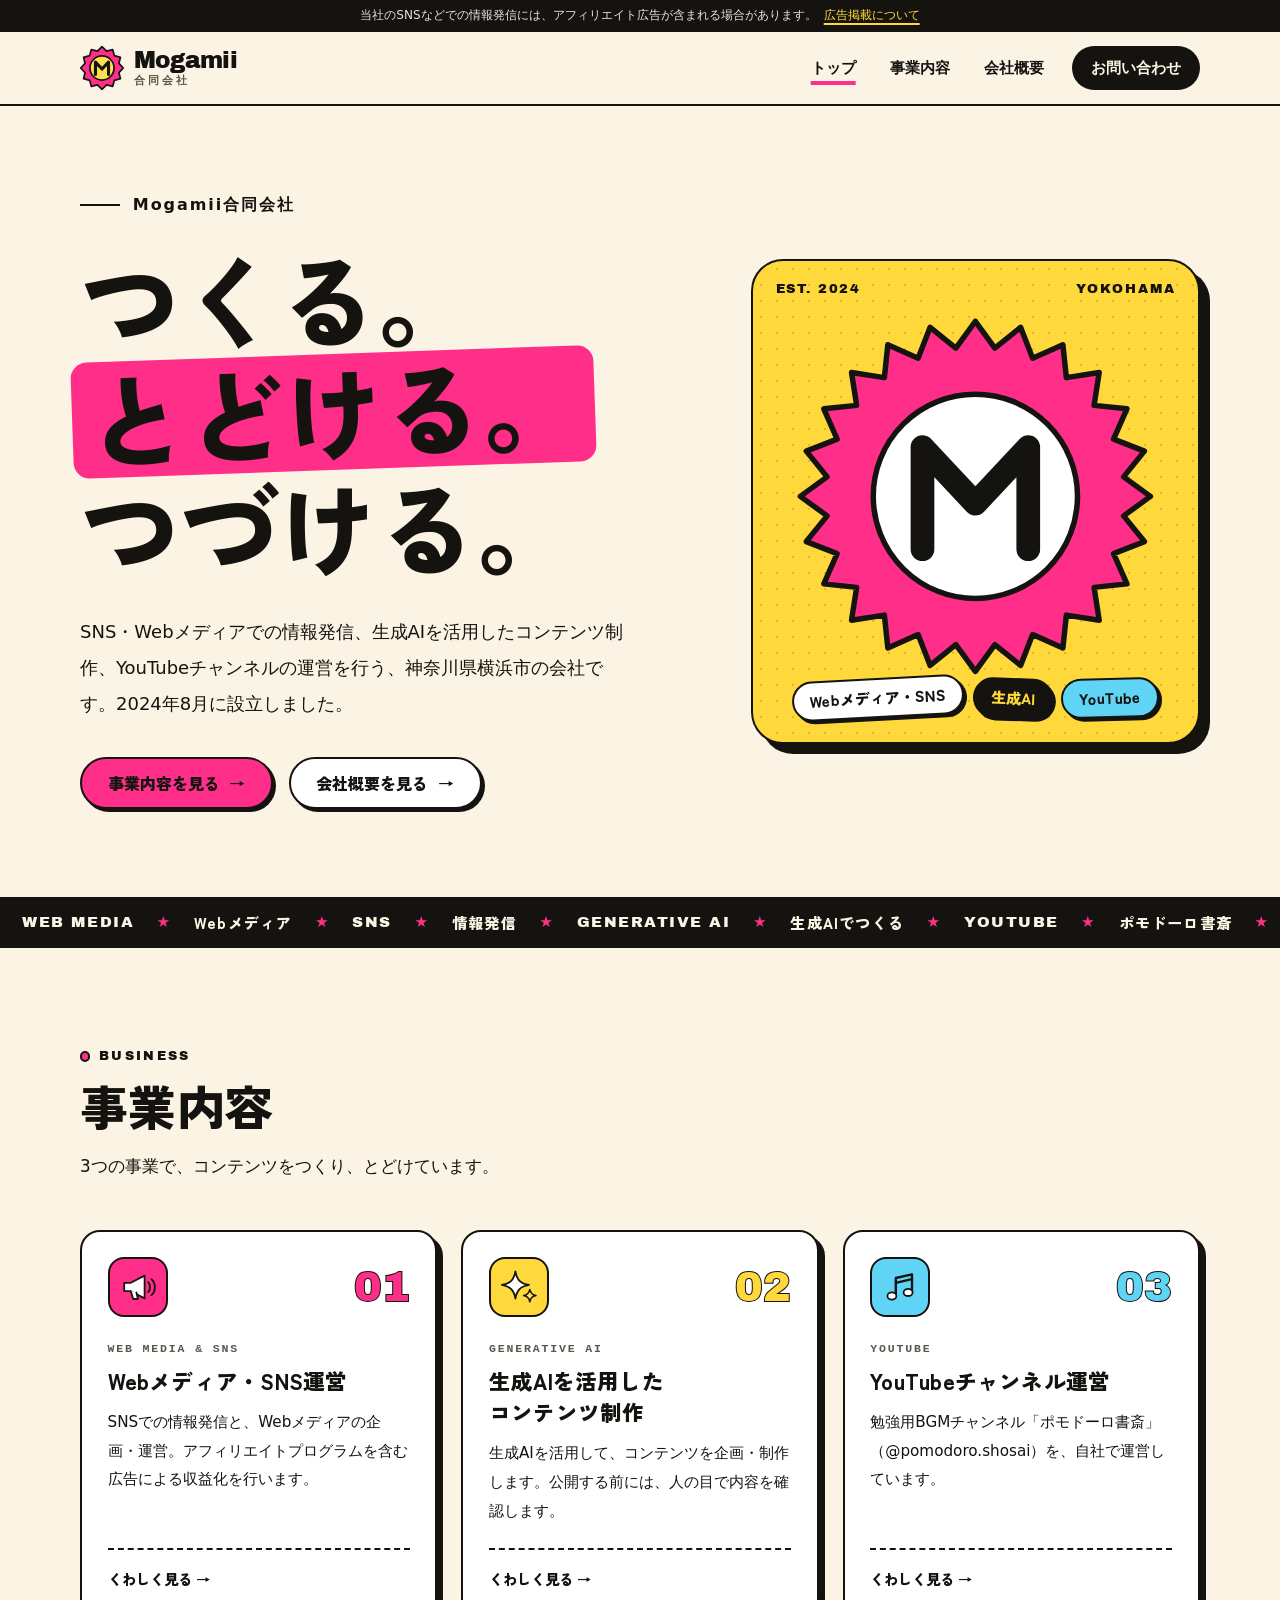
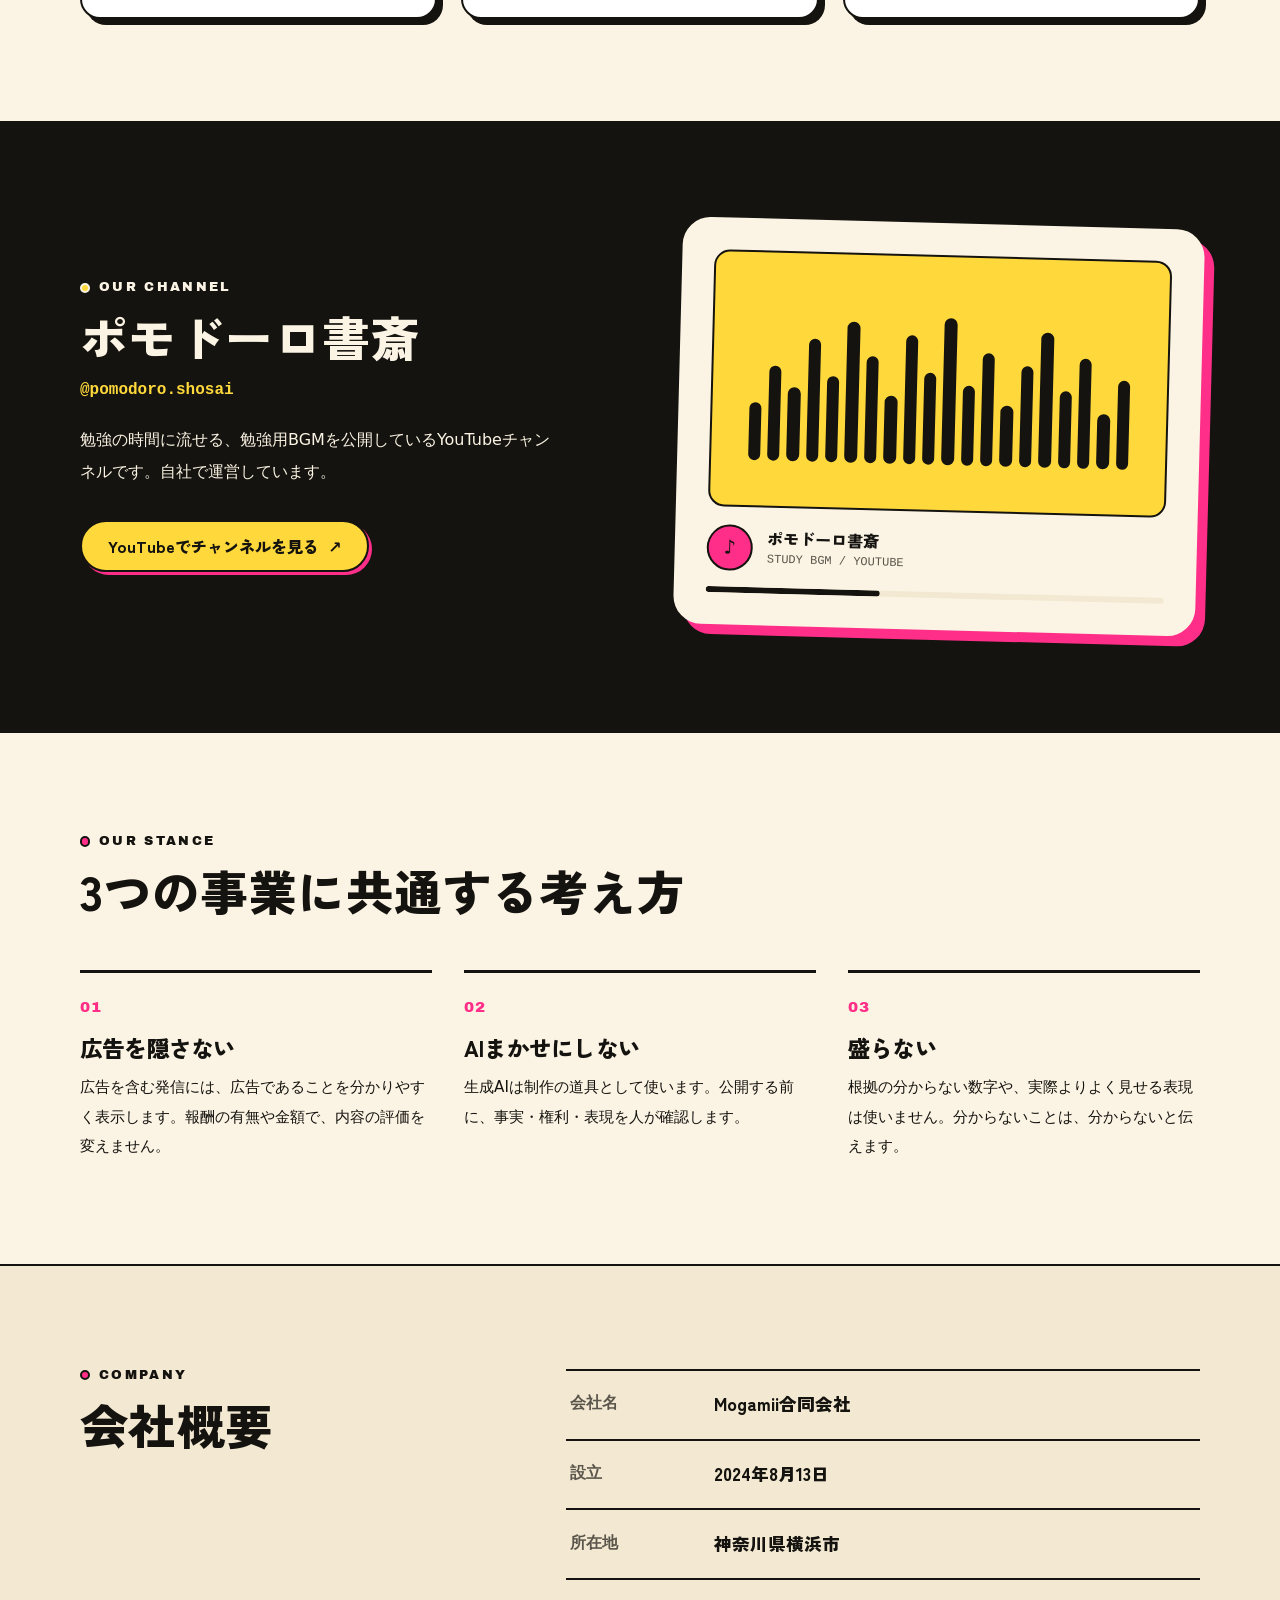
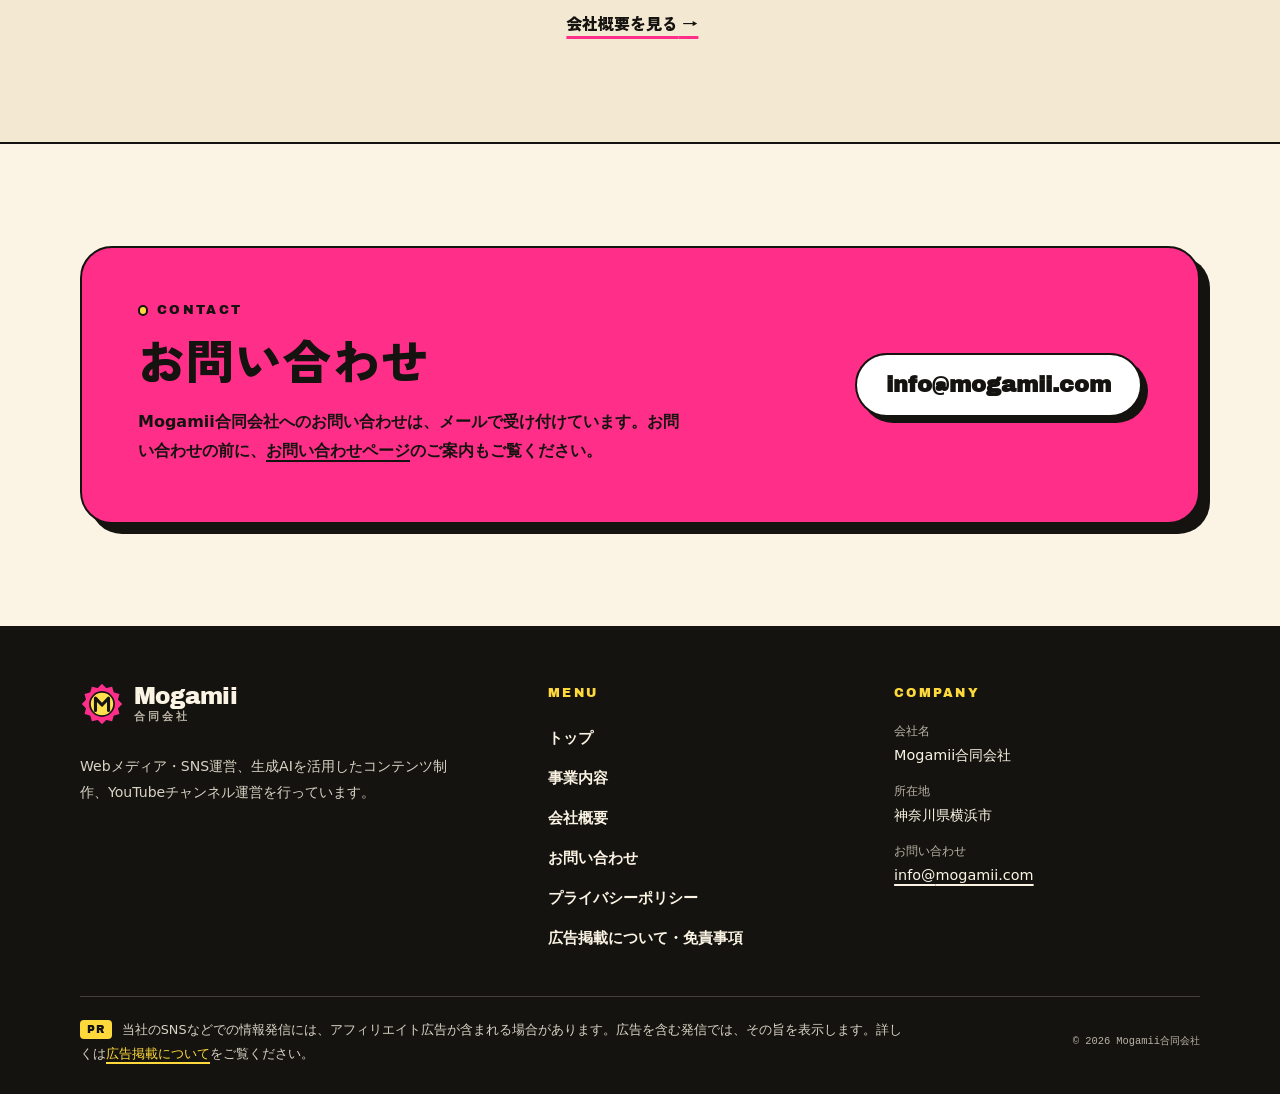
<file: index.html>
<!doctype html>
<html lang="ja">
<head>
<meta charset="utf-8">
<meta name="viewport" content="width=device-width, initial-scale=1">
<title>Mogamii合同会社｜Webメディア・SNS運営、生成AIコンテンツ制作、YouTubeチャンネル運営</title>
<meta name="description" content="Mogamii合同会社（神奈川県横浜市）の公式サイトです。Webメディア・SNS運営、生成AIを活用したコンテンツ制作、YouTubeの勉強用BGMチャンネル「ポモドーロ書斎」の運営を行っています。">
<link rel="canonical" href="http://mogamii.com/">
<meta property="og:type" content="website">
<meta property="og:site_name" content="Mogamii合同会社">
<meta property="og:title" content="Mogamii合同会社｜Webメディア・SNS運営、生成AIコンテンツ制作、YouTubeチャンネル運営">
<meta property="og:description" content="Mogamii合同会社（神奈川県横浜市）の公式サイトです。Webメディア・SNS運営、生成AIを活用したコンテンツ制作、YouTubeの勉強用BGMチャンネル「ポモドーロ書斎」の運営を行っています。">
<meta property="og:url" content="http://mogamii.com/">
<meta property="og:locale" content="ja_JP">
<meta property="og:image" content="http://mogamii.com/assets/ogp.png">
<meta property="og:image:width" content="1200">
<meta property="og:image:height" content="630">
<meta name="twitter:card" content="summary_large_image">
<meta name="theme-color" content="#fbf4e4">
<link rel="icon" href="favicon.ico" sizes="32x32">
<link rel="icon" href="favicon.svg" type="image/svg+xml">
<link rel="apple-touch-icon" href="apple-touch-icon.png">
<link rel="preload" href="assets/fonts/zen-kaku-gothic-new-900.woff2" as="font" type="font/woff2" crossorigin>
<link rel="stylesheet" href="assets/style.css">
</head>
<body>
<a class="skip-link" href="#main">本文へスキップ</a>
<div class="adbar"><p>当社のSNSなどでの情報発信には、アフィリエイト広告が含まれる場合があります。<a href="disclaimer.html#ad">広告掲載について</a></p></div>
<header class="site-header">
  <div class="container site-header__inner">
    <a class="logo " href="./"><svg class="logo__mark" viewBox="0 0 64 64" width="44" height="44" aria-hidden="true" focusable="false"><polygon points="32.0,1.0 38.6,7.4 47.5,5.2 50.0,14.0 58.8,16.5 56.6,25.4 63.0,32.0 56.6,38.6 58.8,47.5 50.0,50.0 47.5,58.8 38.6,56.6 32.0,63.0 25.4,56.6 16.5,58.8 14.0,50.0 5.2,47.5 7.4,38.6 1.0,32.0 7.4,25.4 5.2,16.5 14.0,14.0 16.5,5.2 25.4,7.4" fill="#ff2e88" stroke="#141414" stroke-width="2.5" stroke-linejoin="round"/><circle cx="32" cy="32" r="17.5" fill="#ffe14d" stroke="#141414" stroke-width="2.5"/><path d="M22.5 41.5V23.5l9.5 10 9.5-10v18" fill="none" stroke="#141414" stroke-width="4.5" stroke-linecap="round" stroke-linejoin="round"/></svg><span class="logo__text"><span class="logo__word">Mogamii</span><span class="logo__tag">合同会社</span></span></a>
    <nav class="gnav" aria-label="メインメニュー"><ul><li class="gnav__home"><a href="./" aria-current="page">トップ</a></li><li><a href="services.html">事業内容</a></li><li><a href="company.html">会社概要</a></li><li class="gnav__cta"><a href="contact.html">お問い合わせ</a></li></ul></nav>
  </div>
</header>
<main id="main">
<section class="hero" aria-labelledby="hero-title">
  <div class="container hero__inner">
    <div class="hero__copy">
      <h1 class="hero__title" id="hero-title"><span class="hero__name">Mogamii合同会社</span><span class="hero__line">つくる。</span><span class="hero__line"><span class="hero__mark">とどける。</span></span><span class="hero__line">つづける。</span></h1>
      <p class="hero__lead">SNS・Webメディアでの情報発信、生成AIを活用したコンテンツ制作、YouTubeチャンネルの運営を行う、神奈川県横浜市の会社です。2024年8月に設立しました。</p>
      <ul class="hero__actions">
        <li><a class="btn btn--pink" href="services.html">事業内容を見る<span class="btn__arrow" aria-hidden="true">→</span></a></li>
        <li><a class="btn" href="company.html">会社概要を見る<span class="btn__arrow" aria-hidden="true">→</span></a></li>
      </ul>
    </div>
    <div class="hero__art" aria-hidden="true">
      <div class="poster">
        <span class="poster__tag poster__tag--tl">EST. 2024</span>
        <span class="poster__tag poster__tag--tr">YOKOHAMA</span>
        <svg class="poster__star" viewBox="0 0 200 200" focusable="false"><polygon class="poster__burst" points="100.0,4.0 110.7,18.7 124.8,7.3 131.4,24.2 148.0,16.9 149.9,34.9 167.9,32.1 165.1,50.1 183.1,52.0 175.8,68.6 192.7,75.2 181.3,89.3 196.0,100.0 181.3,110.7 192.7,124.8 175.8,131.4 183.1,148.0 165.1,149.9 167.9,167.9 149.9,165.1 148.0,183.1 131.4,175.8 124.8,192.7 110.7,181.3 100.0,196.0 89.3,181.3 75.2,192.7 68.6,175.8 52.0,183.1 50.1,165.1 32.1,167.9 34.9,149.9 16.9,148.0 24.2,131.4 7.3,124.8 18.7,110.7 4.0,100.0 18.7,89.3 7.3,75.2 24.2,68.6 16.9,52.0 34.9,50.1 32.1,32.1 50.1,34.9 52.0,16.9 68.6,24.2 75.2,7.3 89.3,18.7" fill="#ff2e88" stroke="#15130f" stroke-width="3" stroke-linejoin="round"/><circle cx="100" cy="100" r="56" fill="#fff" stroke="#15130f" stroke-width="3"/><path d="M71 129V73l29 31 29-31v56" fill="none" stroke="#15130f" stroke-width="13" stroke-linecap="round" stroke-linejoin="round"/></svg>
        <ul class="poster__chips"><li>Webメディア・SNS</li><li>生成AI</li><li>YouTube</li></ul>
      </div>
    </div>
  </div>
</section>
<div class="marquee" aria-hidden="true"><div class="marquee__track"><div class="marquee__group"><span class="marquee__item">WEB MEDIA</span><span class="marquee__sep">★</span><span class="marquee__item marquee__item--ja">Webメディア</span><span class="marquee__sep">★</span><span class="marquee__item">SNS</span><span class="marquee__sep">★</span><span class="marquee__item marquee__item--ja">情報発信</span><span class="marquee__sep">★</span><span class="marquee__item">GENERATIVE AI</span><span class="marquee__sep">★</span><span class="marquee__item marquee__item--ja">生成AIでつくる</span><span class="marquee__sep">★</span><span class="marquee__item">YOUTUBE</span><span class="marquee__sep">★</span><span class="marquee__item marquee__item--ja">ポモドーロ書斎</span><span class="marquee__sep">★</span><span class="marquee__item">MOGAMII</span><span class="marquee__sep">★</span><span class="marquee__item marquee__item--ja">つくる・とどける・つづける</span><span class="marquee__sep">★</span><span class="marquee__item">WEB MEDIA</span><span class="marquee__sep">★</span><span class="marquee__item marquee__item--ja">Webメディア</span><span class="marquee__sep">★</span><span class="marquee__item">SNS</span><span class="marquee__sep">★</span><span class="marquee__item marquee__item--ja">情報発信</span><span class="marquee__sep">★</span><span class="marquee__item">GENERATIVE AI</span><span class="marquee__sep">★</span><span class="marquee__item marquee__item--ja">生成AIでつくる</span><span class="marquee__sep">★</span><span class="marquee__item">YOUTUBE</span><span class="marquee__sep">★</span><span class="marquee__item marquee__item--ja">ポモドーロ書斎</span><span class="marquee__sep">★</span><span class="marquee__item">MOGAMII</span><span class="marquee__sep">★</span><span class="marquee__item marquee__item--ja">つくる・とどける・つづける</span><span class="marquee__sep">★</span></div><div class="marquee__group"><span class="marquee__item">WEB MEDIA</span><span class="marquee__sep">★</span><span class="marquee__item marquee__item--ja">Webメディア</span><span class="marquee__sep">★</span><span class="marquee__item">SNS</span><span class="marquee__sep">★</span><span class="marquee__item marquee__item--ja">情報発信</span><span class="marquee__sep">★</span><span class="marquee__item">GENERATIVE AI</span><span class="marquee__sep">★</span><span class="marquee__item marquee__item--ja">生成AIでつくる</span><span class="marquee__sep">★</span><span class="marquee__item">YOUTUBE</span><span class="marquee__sep">★</span><span class="marquee__item marquee__item--ja">ポモドーロ書斎</span><span class="marquee__sep">★</span><span class="marquee__item">MOGAMII</span><span class="marquee__sep">★</span><span class="marquee__item marquee__item--ja">つくる・とどける・つづける</span><span class="marquee__sep">★</span><span class="marquee__item">WEB MEDIA</span><span class="marquee__sep">★</span><span class="marquee__item marquee__item--ja">Webメディア</span><span class="marquee__sep">★</span><span class="marquee__item">SNS</span><span class="marquee__sep">★</span><span class="marquee__item marquee__item--ja">情報発信</span><span class="marquee__sep">★</span><span class="marquee__item">GENERATIVE AI</span><span class="marquee__sep">★</span><span class="marquee__item marquee__item--ja">生成AIでつくる</span><span class="marquee__sep">★</span><span class="marquee__item">YOUTUBE</span><span class="marquee__sep">★</span><span class="marquee__item marquee__item--ja">ポモドーロ書斎</span><span class="marquee__sep">★</span><span class="marquee__item">MOGAMII</span><span class="marquee__sep">★</span><span class="marquee__item marquee__item--ja">つくる・とどける・つづける</span><span class="marquee__sep">★</span></div></div></div>
<section class="section" aria-labelledby="biz-title">
  <div class="container">
    <div class="section-head">
      <p class="eyebrow" aria-hidden="true">BUSINESS</p>
      <h2 class="section-title" id="biz-title">事業内容</h2>
      <p class="lead">3つの事業で、コンテンツをつくり、とどけています。</p>
    </div>
    <ul class="cats">
      <li class="cat cat--pink">
        <div class="cat__top"><svg class="cat__icon" viewBox="0 0 64 64" width="64" height="64" aria-hidden="true" focusable="false"><path d="M9 25h11l23-12v38L20 39H9z" fill="#fff" stroke="#141414" stroke-width="3" stroke-linejoin="round"/><path d="M20 39l4 13h8l-3-12" fill="#fff" stroke="#141414" stroke-width="3" stroke-linejoin="round"/><path d="M49 24c4 3.5 4 13 0 16.5M54.5 19c7.5 6.5 7.5 20 0 26.5" fill="none" stroke="#141414" stroke-width="3" stroke-linecap="round"/></svg><p class="cat__num" aria-hidden="true">01</p></div>
        <p class="cat__en" aria-hidden="true">WEB MEDIA &amp; SNS</p>
        <h3 class="cat__name"><a href="services.html#media">Webメディア・SNS運営</a></h3>
        <p class="cat__desc">SNSでの情報発信と、Webメディアの企画・運営。アフィリエイトプログラムを含む広告による収益化を行います。</p>
        <p class="cat__more" aria-hidden="true">くわしく見る <span>→</span></p>
      </li><li class="cat cat--yellow">
        <div class="cat__top"><svg class="cat__icon" viewBox="0 0 64 64" width="64" height="64" aria-hidden="true" focusable="false"><path d="M26 6c2.4 14 8.6 20.2 22.6 22.6-14 2.4-20.2 8.6-22.6 22.6-2.4-14-8.6-20.2-22.6-22.6C17.4 26.2 23.6 20 26 6z" fill="#fff" stroke="#141414" stroke-width="3" stroke-linejoin="round"/><path d="M50 36c1.1 6.4 3.9 9.2 10.3 10.3-6.4 1.1-9.2 3.9-10.3 10.3-1.1-6.4-3.9-9.2-10.3-10.3C46.1 45.2 48.9 42.4 50 36z" fill="#ffe14d" stroke="#141414" stroke-width="2.5" stroke-linejoin="round"/></svg><p class="cat__num" aria-hidden="true">02</p></div>
        <p class="cat__en" aria-hidden="true">GENERATIVE AI</p>
        <h3 class="cat__name"><a href="services.html#ai">生成AIを活用したコンテンツ制作</a></h3>
        <p class="cat__desc">生成AIを活用して、コンテンツを企画・制作します。公開する前には、人の目で内容を確認します。</p>
        <p class="cat__more" aria-hidden="true">くわしく見る <span>→</span></p>
      </li><li class="cat cat--cyan">
        <div class="cat__top"><svg class="cat__icon" viewBox="0 0 64 64" width="64" height="64" aria-hidden="true" focusable="false"><path d="M25 47V17l27-6v30" fill="none" stroke="#141414" stroke-width="4" stroke-linejoin="round" stroke-linecap="round"/><path d="M25 25l27-6" fill="none" stroke="#141414" stroke-width="4"/><ellipse cx="18.5" cy="47" rx="7.5" ry="6" fill="#fff" stroke="#141414" stroke-width="3"/><ellipse cx="45.5" cy="41" rx="7.5" ry="6" fill="#fff" stroke="#141414" stroke-width="3"/></svg><p class="cat__num" aria-hidden="true">03</p></div>
        <p class="cat__en" aria-hidden="true">YOUTUBE</p>
        <h3 class="cat__name"><a href="services.html#youtube">YouTubeチャンネル運営</a></h3>
        <p class="cat__desc">勉強用BGMチャンネル「ポモドーロ書斎」（@pomodoro.shosai）を、自社で運営しています。</p>
        <p class="cat__more" aria-hidden="true">くわしく見る <span>→</span></p>
      </li>
    </ul>
  </div>
</section>
<section class="section feature" aria-labelledby="ch-title">
  <div class="container feature__inner">
    <div>
      <p class="eyebrow" aria-hidden="true">OUR CHANNEL</p>
      <h2 class="section-title" id="ch-title">ポモドーロ書斎</h2>
      <p class="feature__handle">@pomodoro.shosai</p>
      <p class="feature__desc">勉強の時間に流せる、勉強用BGMを公開しているYouTubeチャンネルです。自社で運営しています。</p>
      <p><a class="btn btn--yellow" href="https://www.youtube.com/@pomodoro.shosai" target="_blank" rel="noopener">YouTubeでチャンネルを見る<span class="sr-only">（新しいタブで開きます）</span><span class="btn__arrow" aria-hidden="true">↗</span></a></p>
    </div>
    <div class="player" aria-hidden="true">
      <div class="player__screen"><span style="--h:38%;--d:-0.00s"></span><span style="--h:62%;--d:-0.37s"></span><span style="--h:48%;--d:-0.74s"></span><span style="--h:80%;--d:-1.11s"></span><span style="--h:56%;--d:-1.48s"></span><span style="--h:92%;--d:-0.05s"></span><span style="--h:70%;--d:-0.42s"></span><span style="--h:44%;--d:-0.79s"></span><span style="--h:84%;--d:-1.16s"></span><span style="--h:60%;--d:-1.53s"></span><span style="--h:96%;--d:-0.10s"></span><span style="--h:52%;--d:-0.47s"></span><span style="--h:74%;--d:-0.84s"></span><span style="--h:40%;--d:-1.21s"></span><span style="--h:66%;--d:-1.58s"></span><span style="--h:88%;--d:-0.15s"></span><span style="--h:50%;--d:-0.52s"></span><span style="--h:72%;--d:-0.89s"></span><span style="--h:36%;--d:-1.26s"></span><span style="--h:58%;--d:-1.63s"></span></div>
      <div class="player__meta"><span class="player__icon">♪</span><div><p class="player__name">ポモドーロ書斎</p><p class="player__sub">STUDY BGM / YOUTUBE</p></div></div>
      <div class="player__bar"></div>
    </div>
  </div>
</section>
<section class="section" aria-labelledby="stance-title">
  <div class="container">
    <div class="section-head">
      <p class="eyebrow" aria-hidden="true">OUR STANCE</p>
      <h2 class="section-title" id="stance-title">3つの事業に共通する考え方</h2>
    </div>
    <ol class="stance"><li><h3>広告を隠さない</h3><p>広告を含む発信には、広告であることを分かりやすく表示します。報酬の有無や金額で、内容の評価を変えません。</p></li><li><h3>AIまかせにしない</h3><p>生成AIは制作の道具として使います。公開する前に、事実・権利・表現を人が確認します。</p></li><li><h3>盛らない</h3><p>根拠の分からない数字や、実際よりよく見せる表現は使いません。分からないことは、分からないと伝えます。</p></li></ol>
  </div>
</section>
<section class="section company" aria-labelledby="co-title">
  <div class="container company__inner">
    <div class="section-head">
      <p class="eyebrow" aria-hidden="true">COMPANY</p>
      <h2 class="section-title" id="co-title">会社概要</h2>
    </div>
    <div>
      <dl class="facts">
        <div><dt>会社名</dt><dd>Mogamii合同会社</dd></div>
        <div><dt>設立</dt><dd><time datetime="2024-08-13">2024年8月13日</time></dd></div>
        <div><dt>所在地</dt><dd>神奈川県横浜市</dd></div>
      </dl>
      <p class="company__cta"><a class="text-link" href="company.html">会社概要を見る<span aria-hidden="true"> →</span></a></p>
    </div>
  </div>
</section>
<section class="section section--cta" aria-labelledby="cta-title">
  <div class="container">
    <div class="cta-box">
      <div>
        <p class="eyebrow" aria-hidden="true">CONTACT</p>
        <h2 class="section-title" id="cta-title">お問い合わせ</h2>
        <p class="cta-box__text">Mogamii合同会社へのお問い合わせは、メールで受け付けています。お問い合わせの前に、<a href="contact.html">お問い合わせページ</a>のご案内もご覧ください。</p>
      </div>
      <p><a class="btn btn--mail" href="mailto:info@mogamii.com">info@<wbr>mogamii.com</a></p>
    </div>
  </div>
</section>
</main>
<footer class="site-footer">
  <div class="container footer-grid">
    <div class="footer-brand">
      <a class="logo logo--footer" href="./"><svg class="logo__mark" viewBox="0 0 64 64" width="44" height="44" aria-hidden="true" focusable="false"><polygon points="32.0,1.0 38.6,7.4 47.5,5.2 50.0,14.0 58.8,16.5 56.6,25.4 63.0,32.0 56.6,38.6 58.8,47.5 50.0,50.0 47.5,58.8 38.6,56.6 32.0,63.0 25.4,56.6 16.5,58.8 14.0,50.0 5.2,47.5 7.4,38.6 1.0,32.0 7.4,25.4 5.2,16.5 14.0,14.0 16.5,5.2 25.4,7.4" fill="#ff2e88" stroke="#141414" stroke-width="2.5" stroke-linejoin="round"/><circle cx="32" cy="32" r="17.5" fill="#ffe14d" stroke="#141414" stroke-width="2.5"/><path d="M22.5 41.5V23.5l9.5 10 9.5-10v18" fill="none" stroke="#141414" stroke-width="4.5" stroke-linecap="round" stroke-linejoin="round"/></svg><span class="logo__text"><span class="logo__word">Mogamii</span><span class="logo__tag">合同会社</span></span></a>
      <p>Webメディア・SNS運営、生成AIを活用したコンテンツ制作、YouTubeチャンネル運営を行っています。</p>
    </div>
    <nav class="footer-nav" aria-label="フッターメニュー">
      <p class="footer-h">MENU</p>
      <ul>
        <li><a href="./">トップ</a></li>
        <li><a href="services.html">事業内容</a></li>
        <li><a href="company.html">会社概要</a></li>
        <li><a href="contact.html">お問い合わせ</a></li>
        <li><a href="privacy.html">プライバシーポリシー</a></li>
        <li><a href="disclaimer.html">広告掲載について・免責事項</a></li>
      </ul>
    </nav>
    <div class="footer-company">
      <p class="footer-h">COMPANY</p>
      <dl>
        <div><dt>会社名</dt><dd>Mogamii合同会社</dd></div>
        <div><dt>所在地</dt><dd>神奈川県横浜市</dd></div>
        <div><dt>お問い合わせ</dt><dd><a href="mailto:info@mogamii.com">info@<wbr>mogamii.com</a></dd></div>
      </dl>
    </div>
  </div>
  <div class="container footer-bottom">
    <p class="footer-pr"><span class="pr-badge">PR</span>当社のSNSなどでの情報発信には、アフィリエイト広告が含まれる場合があります。広告を含む発信では、その旨を表示します。詳しくは<a href="disclaimer.html#ad">広告掲載について</a>をご覧ください。</p>
    <p class="copyright"><small>© 2026 Mogamii合同会社</small></p>
  </div>
</footer>
</body>
</html>
</file>
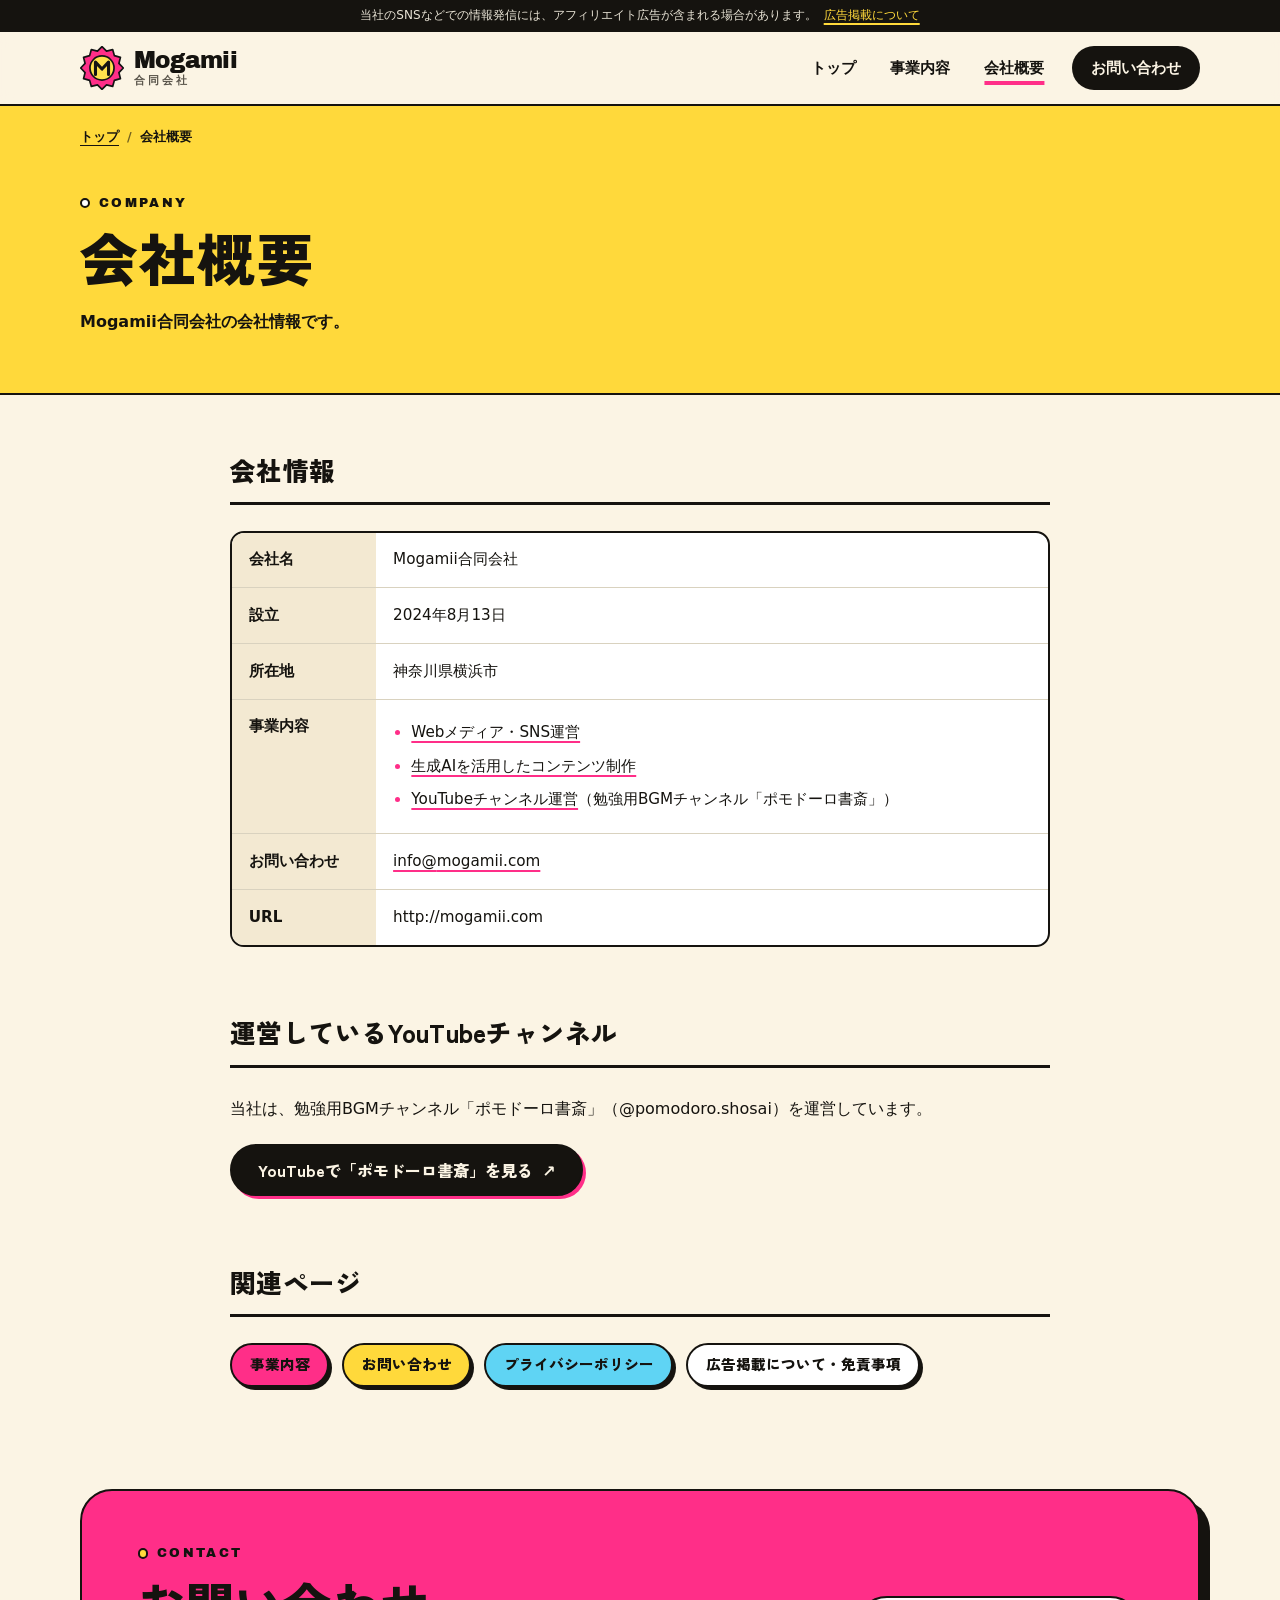
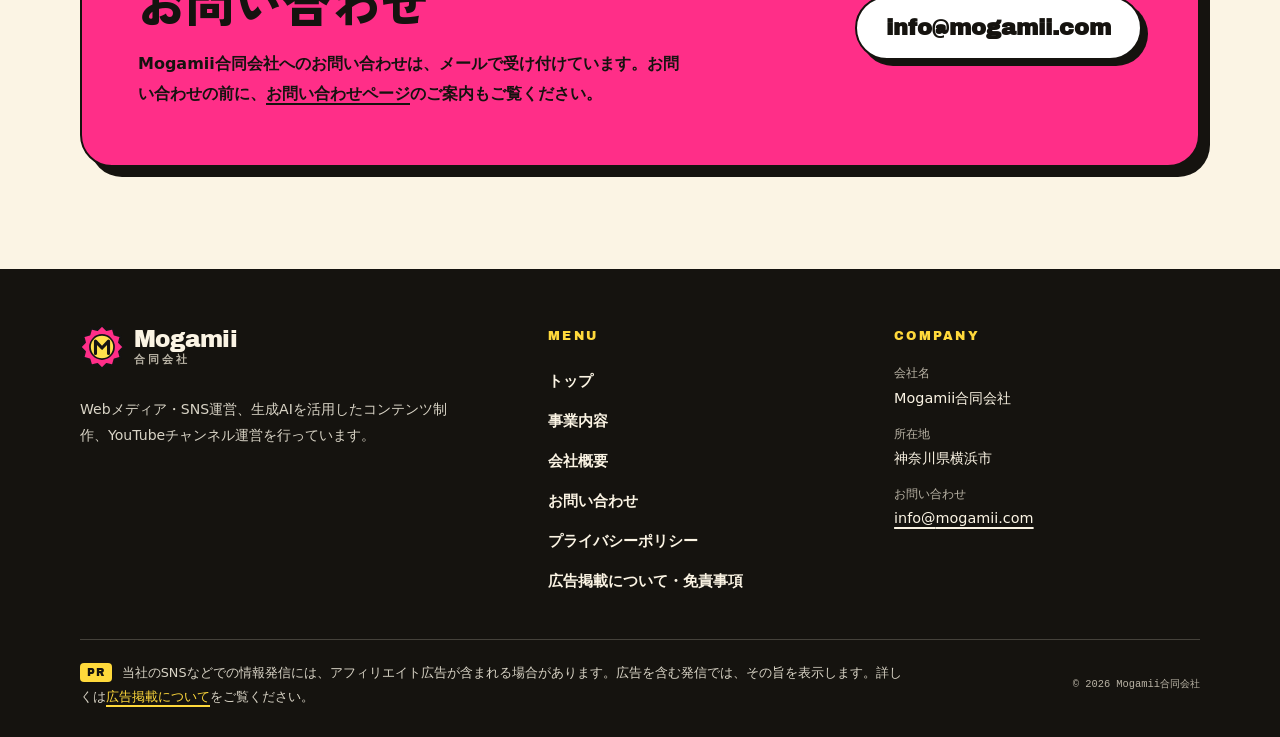
<file: company.html>
<!doctype html>
<html lang="ja">
<head>
<meta charset="utf-8">
<meta name="viewport" content="width=device-width, initial-scale=1">
<title>会社概要｜Mogamii合同会社</title>
<meta name="description" content="Mogamii合同会社の会社概要。設立日、所在地（神奈川県横浜市）、事業内容、お問い合わせ先を掲載しています。">
<link rel="canonical" href="http://mogamii.com/company.html">
<meta property="og:type" content="website">
<meta property="og:site_name" content="Mogamii合同会社">
<meta property="og:title" content="会社概要｜Mogamii合同会社">
<meta property="og:description" content="Mogamii合同会社の会社概要。設立日、所在地（神奈川県横浜市）、事業内容、お問い合わせ先を掲載しています。">
<meta property="og:url" content="http://mogamii.com/company.html">
<meta property="og:locale" content="ja_JP">
<meta property="og:image" content="http://mogamii.com/assets/ogp.png">
<meta property="og:image:width" content="1200">
<meta property="og:image:height" content="630">
<meta name="twitter:card" content="summary_large_image">
<meta name="theme-color" content="#fbf4e4">
<link rel="icon" href="favicon.ico" sizes="32x32">
<link rel="icon" href="favicon.svg" type="image/svg+xml">
<link rel="apple-touch-icon" href="apple-touch-icon.png">
<link rel="preload" href="assets/fonts/zen-kaku-gothic-new-900.woff2" as="font" type="font/woff2" crossorigin>
<link rel="stylesheet" href="assets/style.css">
</head>
<body>
<a class="skip-link" href="#main">本文へスキップ</a>
<div class="adbar"><p>当社のSNSなどでの情報発信には、アフィリエイト広告が含まれる場合があります。<a href="disclaimer.html#ad">広告掲載について</a></p></div>
<header class="site-header">
  <div class="container site-header__inner">
    <a class="logo " href="./"><svg class="logo__mark" viewBox="0 0 64 64" width="44" height="44" aria-hidden="true" focusable="false"><polygon points="32.0,1.0 38.6,7.4 47.5,5.2 50.0,14.0 58.8,16.5 56.6,25.4 63.0,32.0 56.6,38.6 58.8,47.5 50.0,50.0 47.5,58.8 38.6,56.6 32.0,63.0 25.4,56.6 16.5,58.8 14.0,50.0 5.2,47.5 7.4,38.6 1.0,32.0 7.4,25.4 5.2,16.5 14.0,14.0 16.5,5.2 25.4,7.4" fill="#ff2e88" stroke="#141414" stroke-width="2.5" stroke-linejoin="round"/><circle cx="32" cy="32" r="17.5" fill="#ffe14d" stroke="#141414" stroke-width="2.5"/><path d="M22.5 41.5V23.5l9.5 10 9.5-10v18" fill="none" stroke="#141414" stroke-width="4.5" stroke-linecap="round" stroke-linejoin="round"/></svg><span class="logo__text"><span class="logo__word">Mogamii</span><span class="logo__tag">合同会社</span></span></a>
    <nav class="gnav" aria-label="メインメニュー"><ul><li class="gnav__home"><a href="./">トップ</a></li><li><a href="services.html">事業内容</a></li><li><a href="company.html" aria-current="page">会社概要</a></li><li class="gnav__cta"><a href="contact.html">お問い合わせ</a></li></ul></nav>
  </div>
</header>
<main id="main">
<header class="page-hero page-hero--yellow">
  <div class="container">
    <nav class="breadcrumb" aria-label="パンくずリスト"><ol><li><a href="./">トップ</a></li><li aria-current="page">会社概要</li></ol></nav>
    <p class="page-hero__en" aria-hidden="true">COMPANY</p>
    <h1 class="page-hero__title">会社概要</h1>
    <p class="page-hero__lead">Mogamii合同会社の会社情報です。</p>
  </div>
</header>
<div class="page-body"><div class="prose">
<h2 id="info">会社情報</h2>
<div class="table-wrap table-wrap--company"><table class="company-table"><caption class="sr-only">Mogamii合同会社の会社情報</caption><tbody><tr><th scope="row">会社名</th><td>Mogamii合同会社</td></tr><tr><th scope="row">設立</th><td><time datetime="2024-08-13">2024年8月13日</time></td></tr><tr><th scope="row">所在地</th><td>神奈川県横浜市</td></tr><tr><th scope="row">事業内容</th><td><ul class="company-biz"><li><a href="services.html#media">Webメディア・SNS運営</a></li><li><a href="services.html#ai">生成AIを活用したコンテンツ制作</a></li><li><a href="services.html#youtube">YouTubeチャンネル運営</a>（勉強用BGMチャンネル「ポモドーロ書斎」）</li></ul></td></tr><tr><th scope="row">お問い合わせ</th><td><a href="mailto:info@mogamii.com">info@<wbr>mogamii.com</a></td></tr><tr><th scope="row">URL</th><td>http://mogamii.com</td></tr></tbody></table></div>
<h2 id="channel">運営しているYouTubeチャンネル</h2>
<p>当社は、勉強用BGMチャンネル「ポモドーロ書斎」（@pomodoro.shosai）を運営しています。</p>
<p class="company-link"><a class="btn btn--ink" href="https://www.youtube.com/@pomodoro.shosai" target="_blank" rel="noopener">YouTubeで「ポモドーロ書斎」を見る<span class="sr-only">（新しいタブで開きます）</span><span aria-hidden="true"> ↗</span></a></p>
<h2 id="links">関連ページ</h2>
<ul class="link-stickers">
  <li><a class="sticker sticker--pink" href="services.html">事業内容</a></li>
  <li><a class="sticker sticker--yellow" href="contact.html">お問い合わせ</a></li>
  <li><a class="sticker sticker--cyan" href="privacy.html">プライバシーポリシー</a></li>
  <li><a class="sticker" href="disclaimer.html">広告掲載について・免責事項</a></li>
</ul>
</div></div>
<section class="section section--cta" aria-labelledby="cta-title">
  <div class="container">
    <div class="cta-box">
      <div>
        <p class="eyebrow" aria-hidden="true">CONTACT</p>
        <h2 class="section-title" id="cta-title">お問い合わせ</h2>
        <p class="cta-box__text">Mogamii合同会社へのお問い合わせは、メールで受け付けています。お問い合わせの前に、<a href="contact.html">お問い合わせページ</a>のご案内もご覧ください。</p>
      </div>
      <p><a class="btn btn--mail" href="mailto:info@mogamii.com">info@<wbr>mogamii.com</a></p>
    </div>
  </div>
</section>
</main>
<footer class="site-footer">
  <div class="container footer-grid">
    <div class="footer-brand">
      <a class="logo logo--footer" href="./"><svg class="logo__mark" viewBox="0 0 64 64" width="44" height="44" aria-hidden="true" focusable="false"><polygon points="32.0,1.0 38.6,7.4 47.5,5.2 50.0,14.0 58.8,16.5 56.6,25.4 63.0,32.0 56.6,38.6 58.8,47.5 50.0,50.0 47.5,58.8 38.6,56.6 32.0,63.0 25.4,56.6 16.5,58.8 14.0,50.0 5.2,47.5 7.4,38.6 1.0,32.0 7.4,25.4 5.2,16.5 14.0,14.0 16.5,5.2 25.4,7.4" fill="#ff2e88" stroke="#141414" stroke-width="2.5" stroke-linejoin="round"/><circle cx="32" cy="32" r="17.5" fill="#ffe14d" stroke="#141414" stroke-width="2.5"/><path d="M22.5 41.5V23.5l9.5 10 9.5-10v18" fill="none" stroke="#141414" stroke-width="4.5" stroke-linecap="round" stroke-linejoin="round"/></svg><span class="logo__text"><span class="logo__word">Mogamii</span><span class="logo__tag">合同会社</span></span></a>
      <p>Webメディア・SNS運営、生成AIを活用したコンテンツ制作、YouTubeチャンネル運営を行っています。</p>
    </div>
    <nav class="footer-nav" aria-label="フッターメニュー">
      <p class="footer-h">MENU</p>
      <ul>
        <li><a href="./">トップ</a></li>
        <li><a href="services.html">事業内容</a></li>
        <li><a href="company.html">会社概要</a></li>
        <li><a href="contact.html">お問い合わせ</a></li>
        <li><a href="privacy.html">プライバシーポリシー</a></li>
        <li><a href="disclaimer.html">広告掲載について・免責事項</a></li>
      </ul>
    </nav>
    <div class="footer-company">
      <p class="footer-h">COMPANY</p>
      <dl>
        <div><dt>会社名</dt><dd>Mogamii合同会社</dd></div>
        <div><dt>所在地</dt><dd>神奈川県横浜市</dd></div>
        <div><dt>お問い合わせ</dt><dd><a href="mailto:info@mogamii.com">info@<wbr>mogamii.com</a></dd></div>
      </dl>
    </div>
  </div>
  <div class="container footer-bottom">
    <p class="footer-pr"><span class="pr-badge">PR</span>当社のSNSなどでの情報発信には、アフィリエイト広告が含まれる場合があります。広告を含む発信では、その旨を表示します。詳しくは<a href="disclaimer.html#ad">広告掲載について</a>をご覧ください。</p>
    <p class="copyright"><small>© 2026 Mogamii合同会社</small></p>
  </div>
</footer>
</body>
</html>
</file>
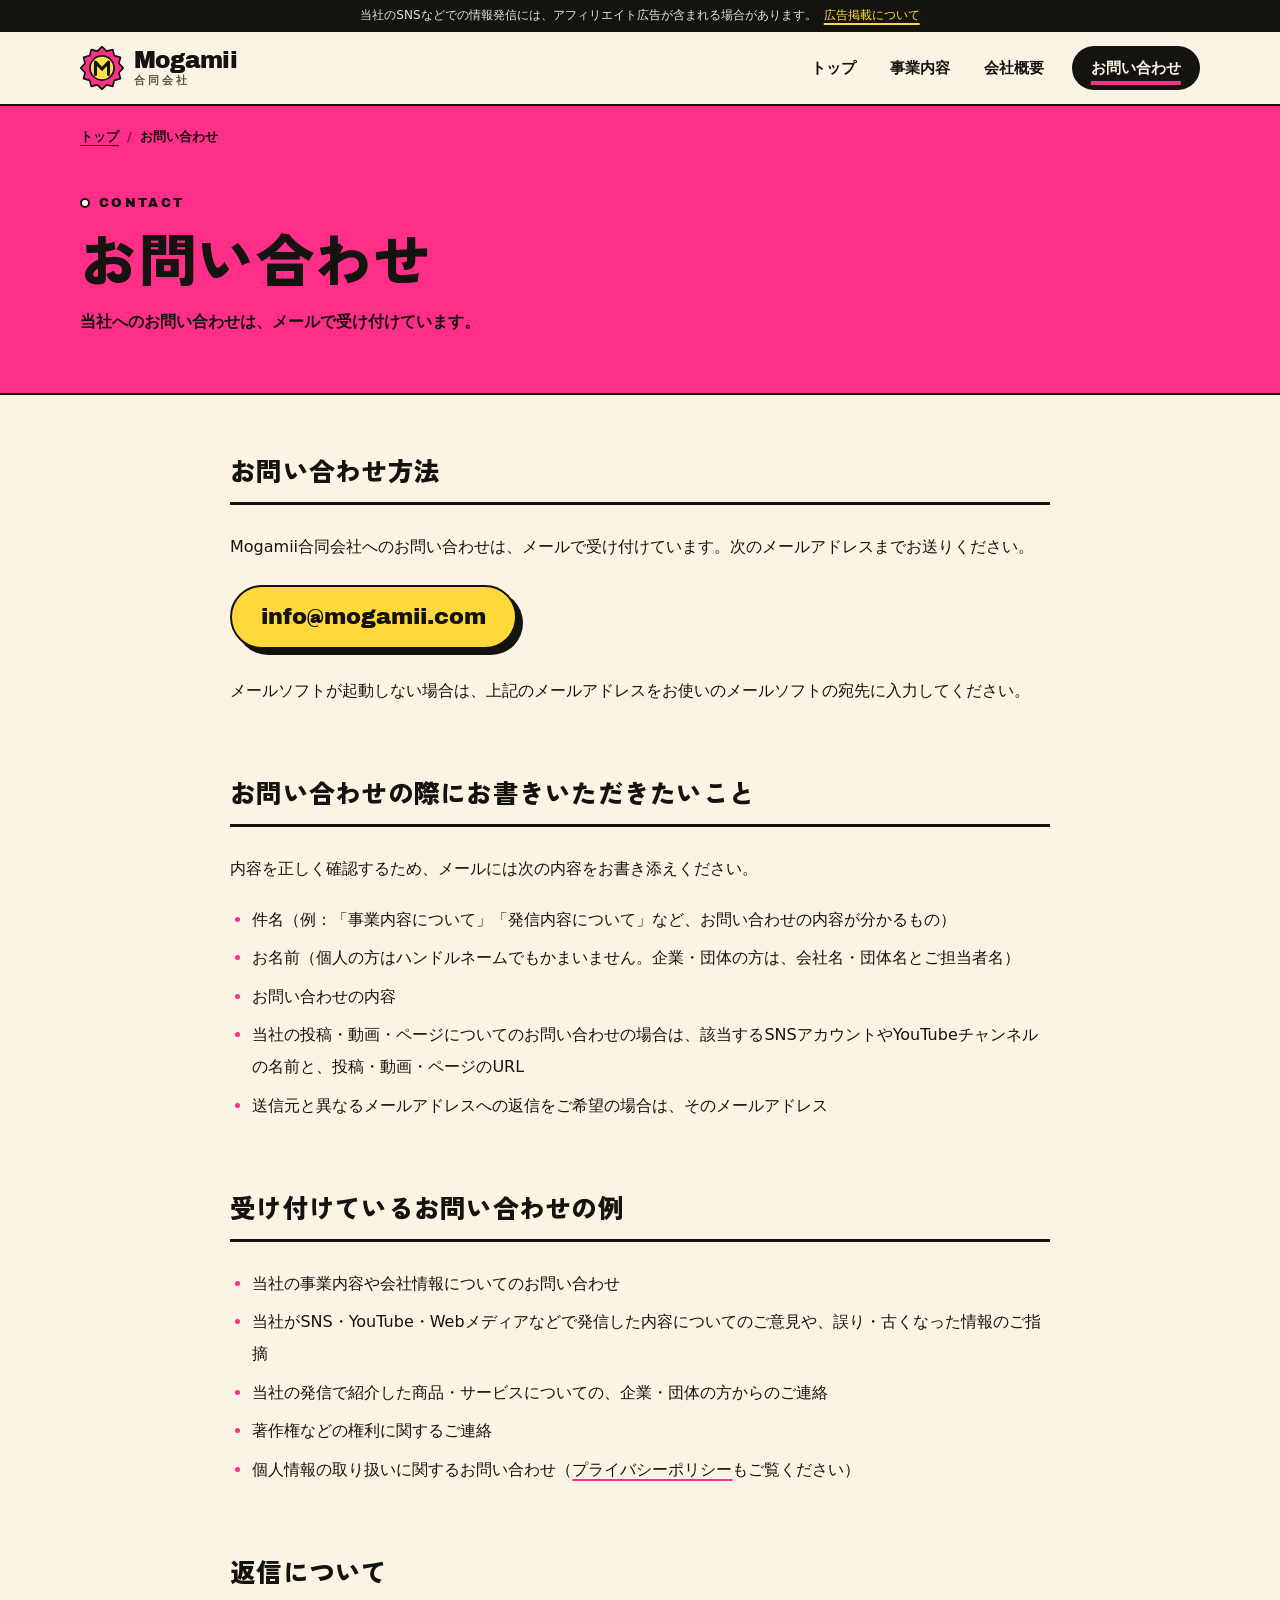
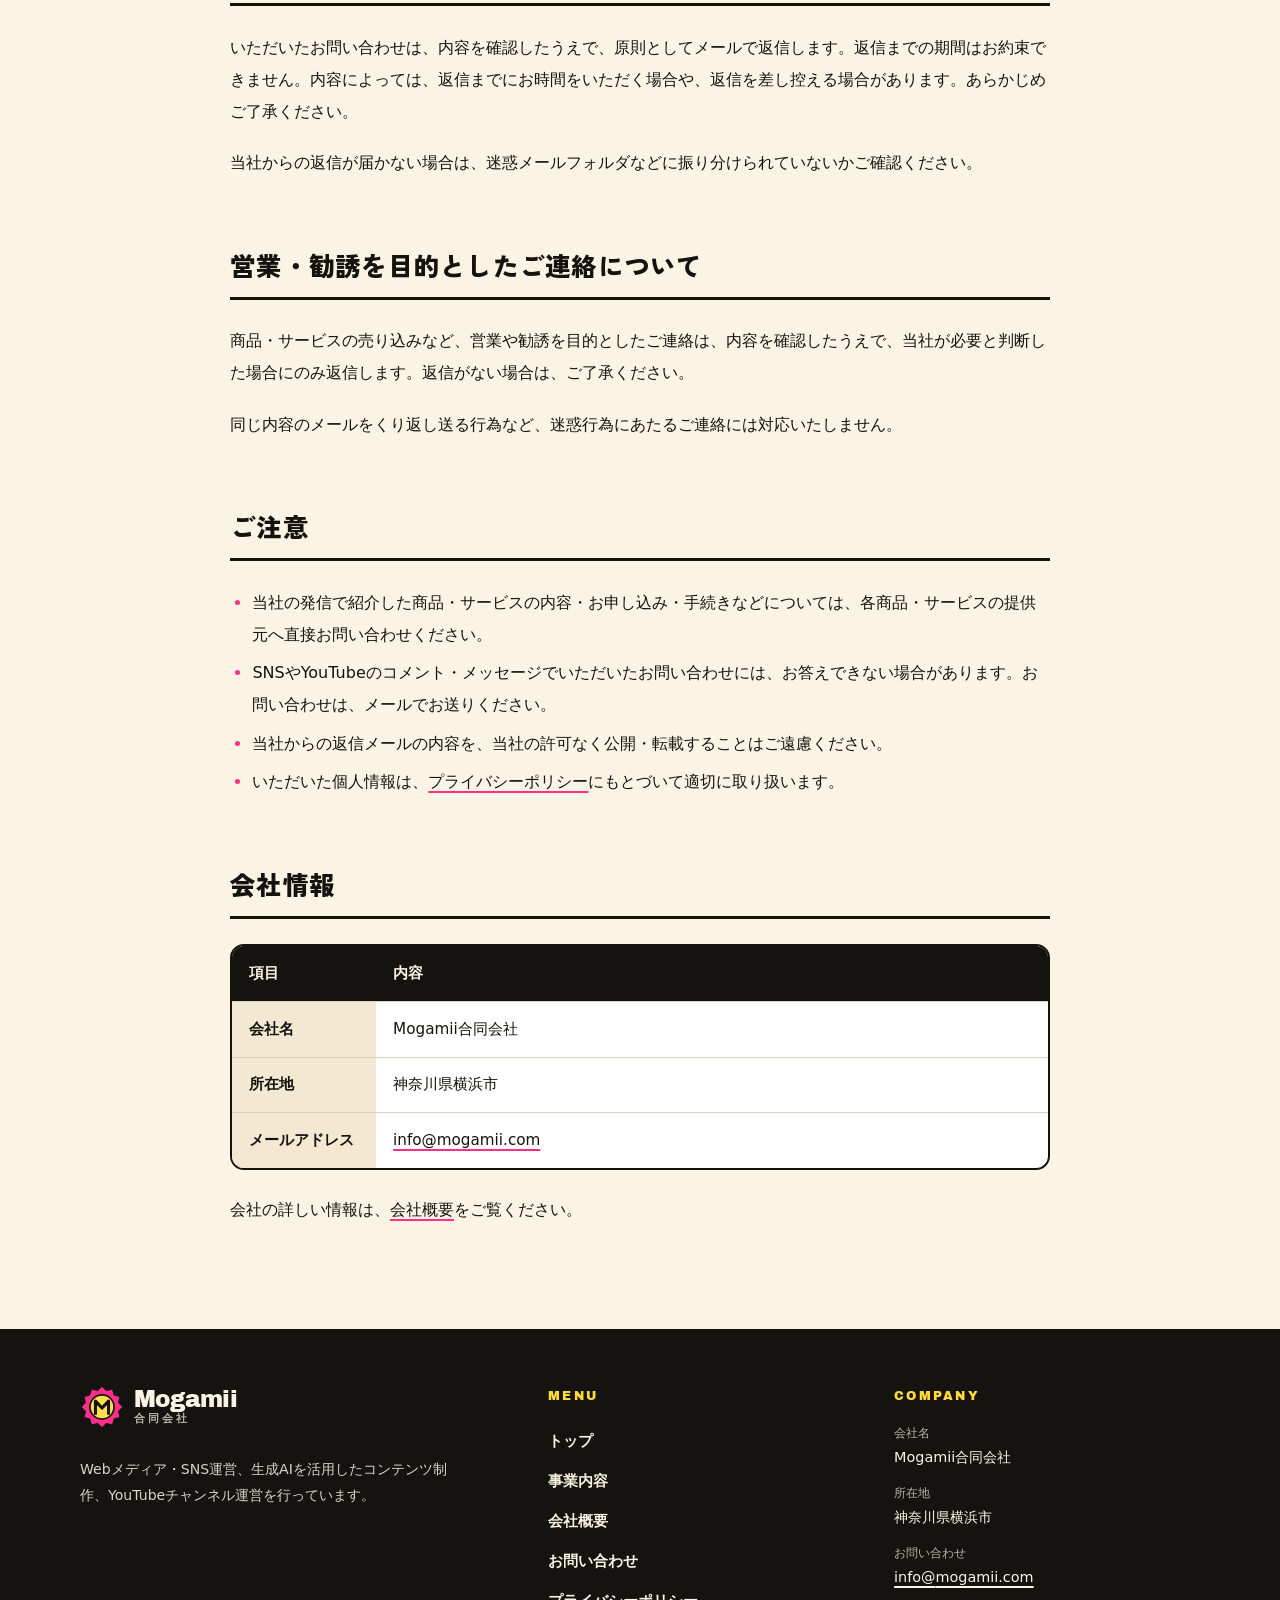
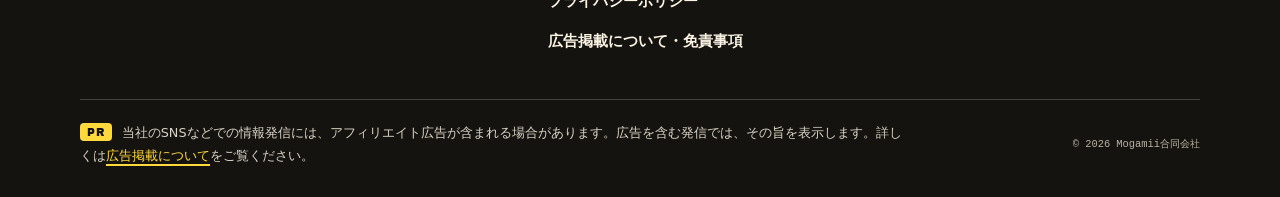
<file: contact.html>
<!doctype html>
<html lang="ja">
<head>
<meta charset="utf-8">
<meta name="viewport" content="width=device-width, initial-scale=1">
<title>お問い合わせ｜Mogamii合同会社</title>
<meta name="description" content="Mogamii合同会社へのお問い合わせ窓口です。お問い合わせは、メールで受け付けています。">
<link rel="canonical" href="http://mogamii.com/contact.html">
<meta property="og:type" content="website">
<meta property="og:site_name" content="Mogamii合同会社">
<meta property="og:title" content="お問い合わせ｜Mogamii合同会社">
<meta property="og:description" content="Mogamii合同会社へのお問い合わせ窓口です。お問い合わせは、メールで受け付けています。">
<meta property="og:url" content="http://mogamii.com/contact.html">
<meta property="og:locale" content="ja_JP">
<meta property="og:image" content="http://mogamii.com/assets/ogp.png">
<meta property="og:image:width" content="1200">
<meta property="og:image:height" content="630">
<meta name="twitter:card" content="summary_large_image">
<meta name="theme-color" content="#fbf4e4">
<link rel="icon" href="favicon.ico" sizes="32x32">
<link rel="icon" href="favicon.svg" type="image/svg+xml">
<link rel="apple-touch-icon" href="apple-touch-icon.png">
<link rel="preload" href="assets/fonts/zen-kaku-gothic-new-900.woff2" as="font" type="font/woff2" crossorigin>
<link rel="stylesheet" href="assets/style.css">
</head>
<body>
<a class="skip-link" href="#main">本文へスキップ</a>
<div class="adbar"><p>当社のSNSなどでの情報発信には、アフィリエイト広告が含まれる場合があります。<a href="disclaimer.html#ad">広告掲載について</a></p></div>
<header class="site-header">
  <div class="container site-header__inner">
    <a class="logo " href="./"><svg class="logo__mark" viewBox="0 0 64 64" width="44" height="44" aria-hidden="true" focusable="false"><polygon points="32.0,1.0 38.6,7.4 47.5,5.2 50.0,14.0 58.8,16.5 56.6,25.4 63.0,32.0 56.6,38.6 58.8,47.5 50.0,50.0 47.5,58.8 38.6,56.6 32.0,63.0 25.4,56.6 16.5,58.8 14.0,50.0 5.2,47.5 7.4,38.6 1.0,32.0 7.4,25.4 5.2,16.5 14.0,14.0 16.5,5.2 25.4,7.4" fill="#ff2e88" stroke="#141414" stroke-width="2.5" stroke-linejoin="round"/><circle cx="32" cy="32" r="17.5" fill="#ffe14d" stroke="#141414" stroke-width="2.5"/><path d="M22.5 41.5V23.5l9.5 10 9.5-10v18" fill="none" stroke="#141414" stroke-width="4.5" stroke-linecap="round" stroke-linejoin="round"/></svg><span class="logo__text"><span class="logo__word">Mogamii</span><span class="logo__tag">合同会社</span></span></a>
    <nav class="gnav" aria-label="メインメニュー"><ul><li class="gnav__home"><a href="./">トップ</a></li><li><a href="services.html">事業内容</a></li><li><a href="company.html">会社概要</a></li><li class="gnav__cta"><a href="contact.html" aria-current="page">お問い合わせ</a></li></ul></nav>
  </div>
</header>
<main id="main">
<header class="page-hero page-hero--pink">
  <div class="container">
    <nav class="breadcrumb" aria-label="パンくずリスト"><ol><li><a href="./">トップ</a></li><li aria-current="page">お問い合わせ</li></ol></nav>
    <p class="page-hero__en" aria-hidden="true">CONTACT</p>
    <h1 class="page-hero__title">お問い合わせ</h1>
    <p class="page-hero__lead">当社へのお問い合わせは、メールで受け付けています。</p>
  </div>
</header>
<div class="page-body"><div class="prose">
<h2 id="mail">お問い合わせ方法</h2>
<p>Mogamii合同会社へのお問い合わせは、メールで受け付けています。次のメールアドレスまでお送りください。</p>
<p class="contact-mail"><a href="mailto:info@mogamii.com">info@mogamii.com</a></p>
<p>メールソフトが起動しない場合は、上記のメールアドレスをお使いのメールソフトの宛先に入力してください。</p>
<h2 id="write">お問い合わせの際にお書きいただきたいこと</h2>
<p>内容を正しく確認するため、メールには次の内容をお書き添えください。</p>
<ul><li>件名（例：「事業内容について」「発信内容について」など、お問い合わせの内容が分かるもの）</li><li>お名前（個人の方はハンドルネームでもかまいません。企業・団体の方は、会社名・団体名とご担当者名）</li><li>お問い合わせの内容</li><li>当社の投稿・動画・ページについてのお問い合わせの場合は、該当するSNSアカウントやYouTubeチャンネルの名前と、投稿・動画・ページのURL</li><li>送信元と異なるメールアドレスへの返信をご希望の場合は、そのメールアドレス</li></ul>
<h2 id="examples">受け付けているお問い合わせの例</h2>
<ul><li>当社の事業内容や会社情報についてのお問い合わせ</li><li>当社がSNS・YouTube・Webメディアなどで発信した内容についてのご意見や、誤り・古くなった情報のご指摘</li><li>当社の発信で紹介した商品・サービスについての、企業・団体の方からのご連絡</li><li>著作権などの権利に関するご連絡</li><li>個人情報の取り扱いに関するお問い合わせ（<a href="privacy.html">プライバシーポリシー</a>もご覧ください）</li></ul>
<h2 id="reply">返信について</h2>
<p>いただいたお問い合わせは、内容を確認したうえで、原則としてメールで返信します。返信までの期間はお約束できません。内容によっては、返信までにお時間をいただく場合や、返信を差し控える場合があります。あらかじめご了承ください。</p>
<p>当社からの返信が届かない場合は、迷惑メールフォルダなどに振り分けられていないかご確認ください。</p>
<h2 id="sales">営業・勧誘を目的としたご連絡について</h2>
<p>商品・サービスの売り込みなど、営業や勧誘を目的としたご連絡は、内容を確認したうえで、当社が必要と判断した場合にのみ返信します。返信がない場合は、ご了承ください。</p>
<p>同じ内容のメールをくり返し送る行為など、迷惑行為にあたるご連絡には対応いたしません。</p>
<h2 id="notes">ご注意</h2>
<ul><li>当社の発信で紹介した商品・サービスの内容・お申し込み・手続きなどについては、各商品・サービスの提供元へ直接お問い合わせください。</li><li>SNSやYouTubeのコメント・メッセージでいただいたお問い合わせには、お答えできない場合があります。お問い合わせは、メールでお送りください。</li><li>当社からの返信メールの内容を、当社の許可なく公開・転載することはご遠慮ください。</li><li>いただいた個人情報は、<a href="privacy.html">プライバシーポリシー</a>にもとづいて適切に取り扱います。</li></ul>
<h2 id="company">会社情報</h2>
<div class="table-wrap"><table><thead><tr><th scope="col">項目</th><th scope="col">内容</th></tr></thead><tbody><tr><th scope="row">会社名</th><td>Mogamii合同会社</td></tr><tr><th scope="row">所在地</th><td>神奈川県横浜市</td></tr><tr><th scope="row">メールアドレス</th><td><a href="mailto:info@mogamii.com">info@mogamii.com</a></td></tr></tbody></table></div>
<p>会社の詳しい情報は、<a href="company.html">会社概要</a>をご覧ください。</p>
</div></div>
</main>
<footer class="site-footer">
  <div class="container footer-grid">
    <div class="footer-brand">
      <a class="logo logo--footer" href="./"><svg class="logo__mark" viewBox="0 0 64 64" width="44" height="44" aria-hidden="true" focusable="false"><polygon points="32.0,1.0 38.6,7.4 47.5,5.2 50.0,14.0 58.8,16.5 56.6,25.4 63.0,32.0 56.6,38.6 58.8,47.5 50.0,50.0 47.5,58.8 38.6,56.6 32.0,63.0 25.4,56.6 16.5,58.8 14.0,50.0 5.2,47.5 7.4,38.6 1.0,32.0 7.4,25.4 5.2,16.5 14.0,14.0 16.5,5.2 25.4,7.4" fill="#ff2e88" stroke="#141414" stroke-width="2.5" stroke-linejoin="round"/><circle cx="32" cy="32" r="17.5" fill="#ffe14d" stroke="#141414" stroke-width="2.5"/><path d="M22.5 41.5V23.5l9.5 10 9.5-10v18" fill="none" stroke="#141414" stroke-width="4.5" stroke-linecap="round" stroke-linejoin="round"/></svg><span class="logo__text"><span class="logo__word">Mogamii</span><span class="logo__tag">合同会社</span></span></a>
      <p>Webメディア・SNS運営、生成AIを活用したコンテンツ制作、YouTubeチャンネル運営を行っています。</p>
    </div>
    <nav class="footer-nav" aria-label="フッターメニュー">
      <p class="footer-h">MENU</p>
      <ul>
        <li><a href="./">トップ</a></li>
        <li><a href="services.html">事業内容</a></li>
        <li><a href="company.html">会社概要</a></li>
        <li><a href="contact.html">お問い合わせ</a></li>
        <li><a href="privacy.html">プライバシーポリシー</a></li>
        <li><a href="disclaimer.html">広告掲載について・免責事項</a></li>
      </ul>
    </nav>
    <div class="footer-company">
      <p class="footer-h">COMPANY</p>
      <dl>
        <div><dt>会社名</dt><dd>Mogamii合同会社</dd></div>
        <div><dt>所在地</dt><dd>神奈川県横浜市</dd></div>
        <div><dt>お問い合わせ</dt><dd><a href="mailto:info@mogamii.com">info@<wbr>mogamii.com</a></dd></div>
      </dl>
    </div>
  </div>
  <div class="container footer-bottom">
    <p class="footer-pr"><span class="pr-badge">PR</span>当社のSNSなどでの情報発信には、アフィリエイト広告が含まれる場合があります。広告を含む発信では、その旨を表示します。詳しくは<a href="disclaimer.html#ad">広告掲載について</a>をご覧ください。</p>
    <p class="copyright"><small>© 2026 Mogamii合同会社</small></p>
  </div>
</footer>
</body>
</html>
</file>
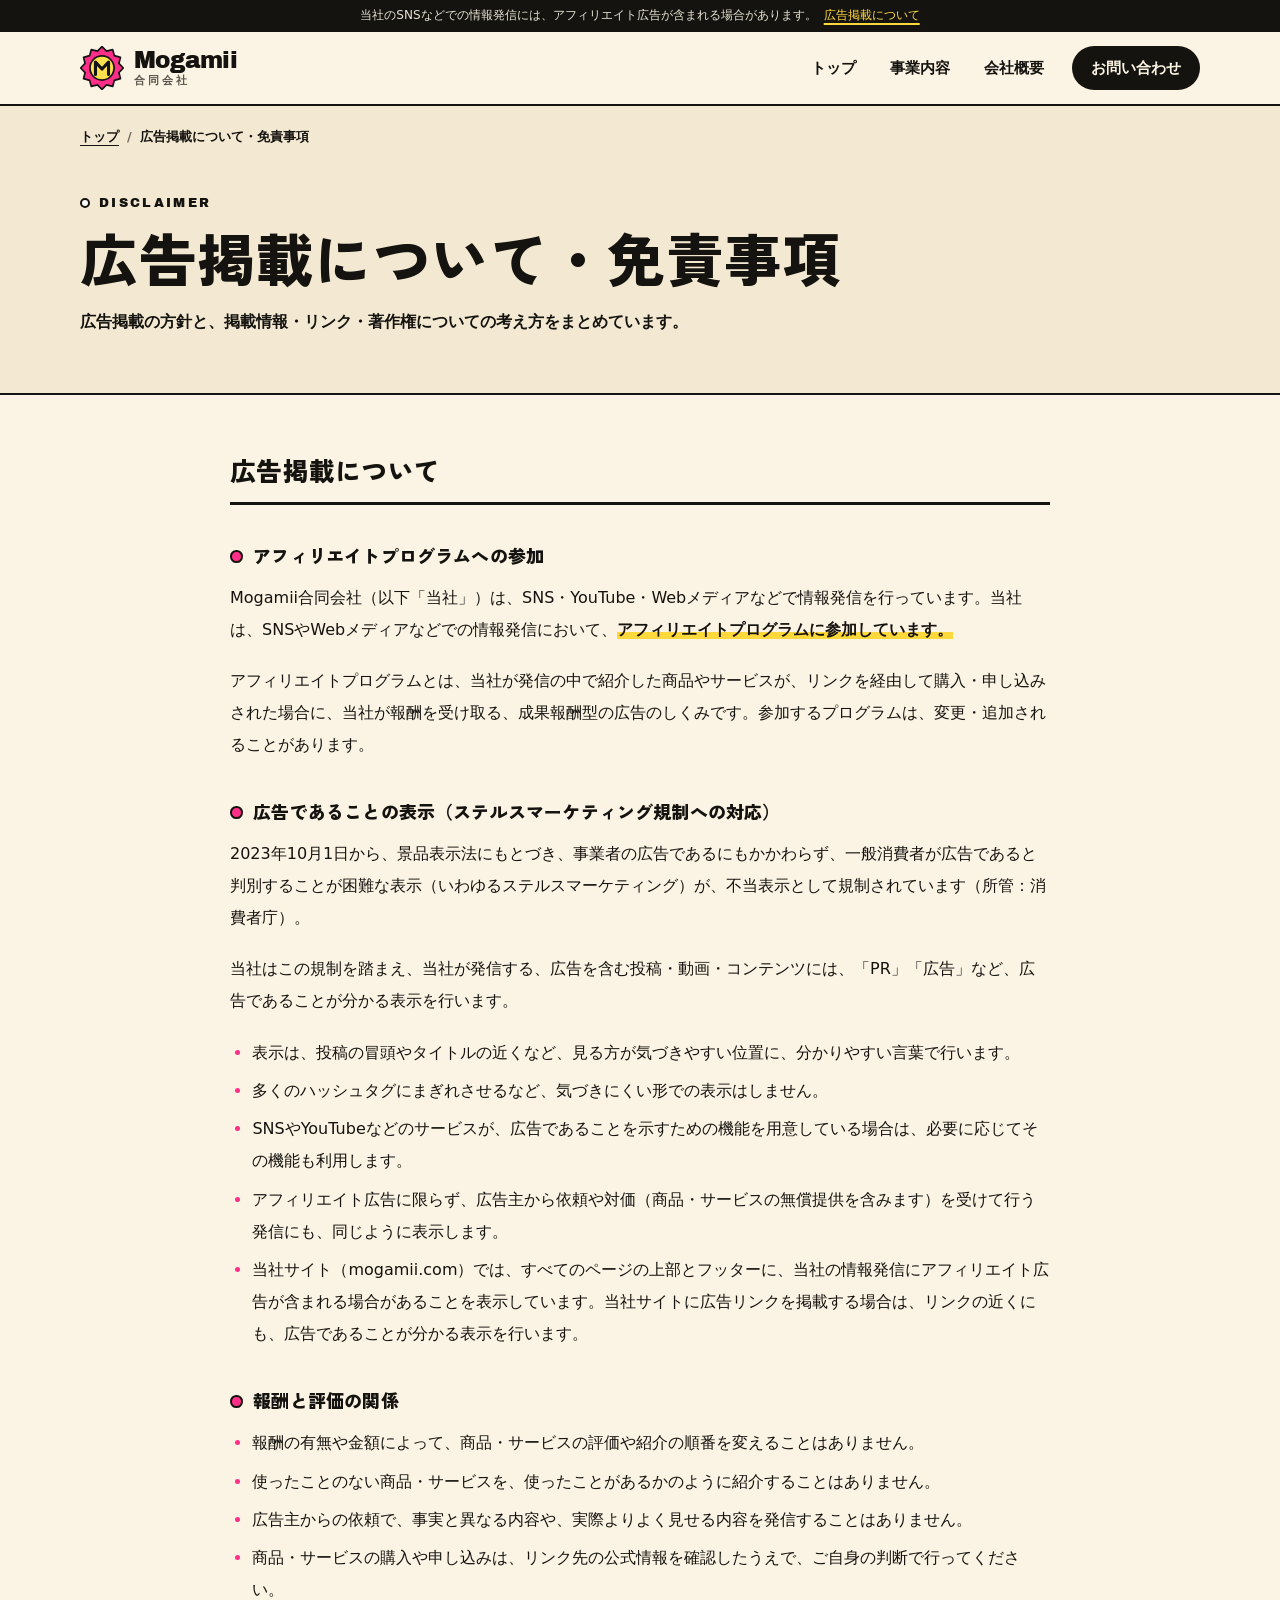
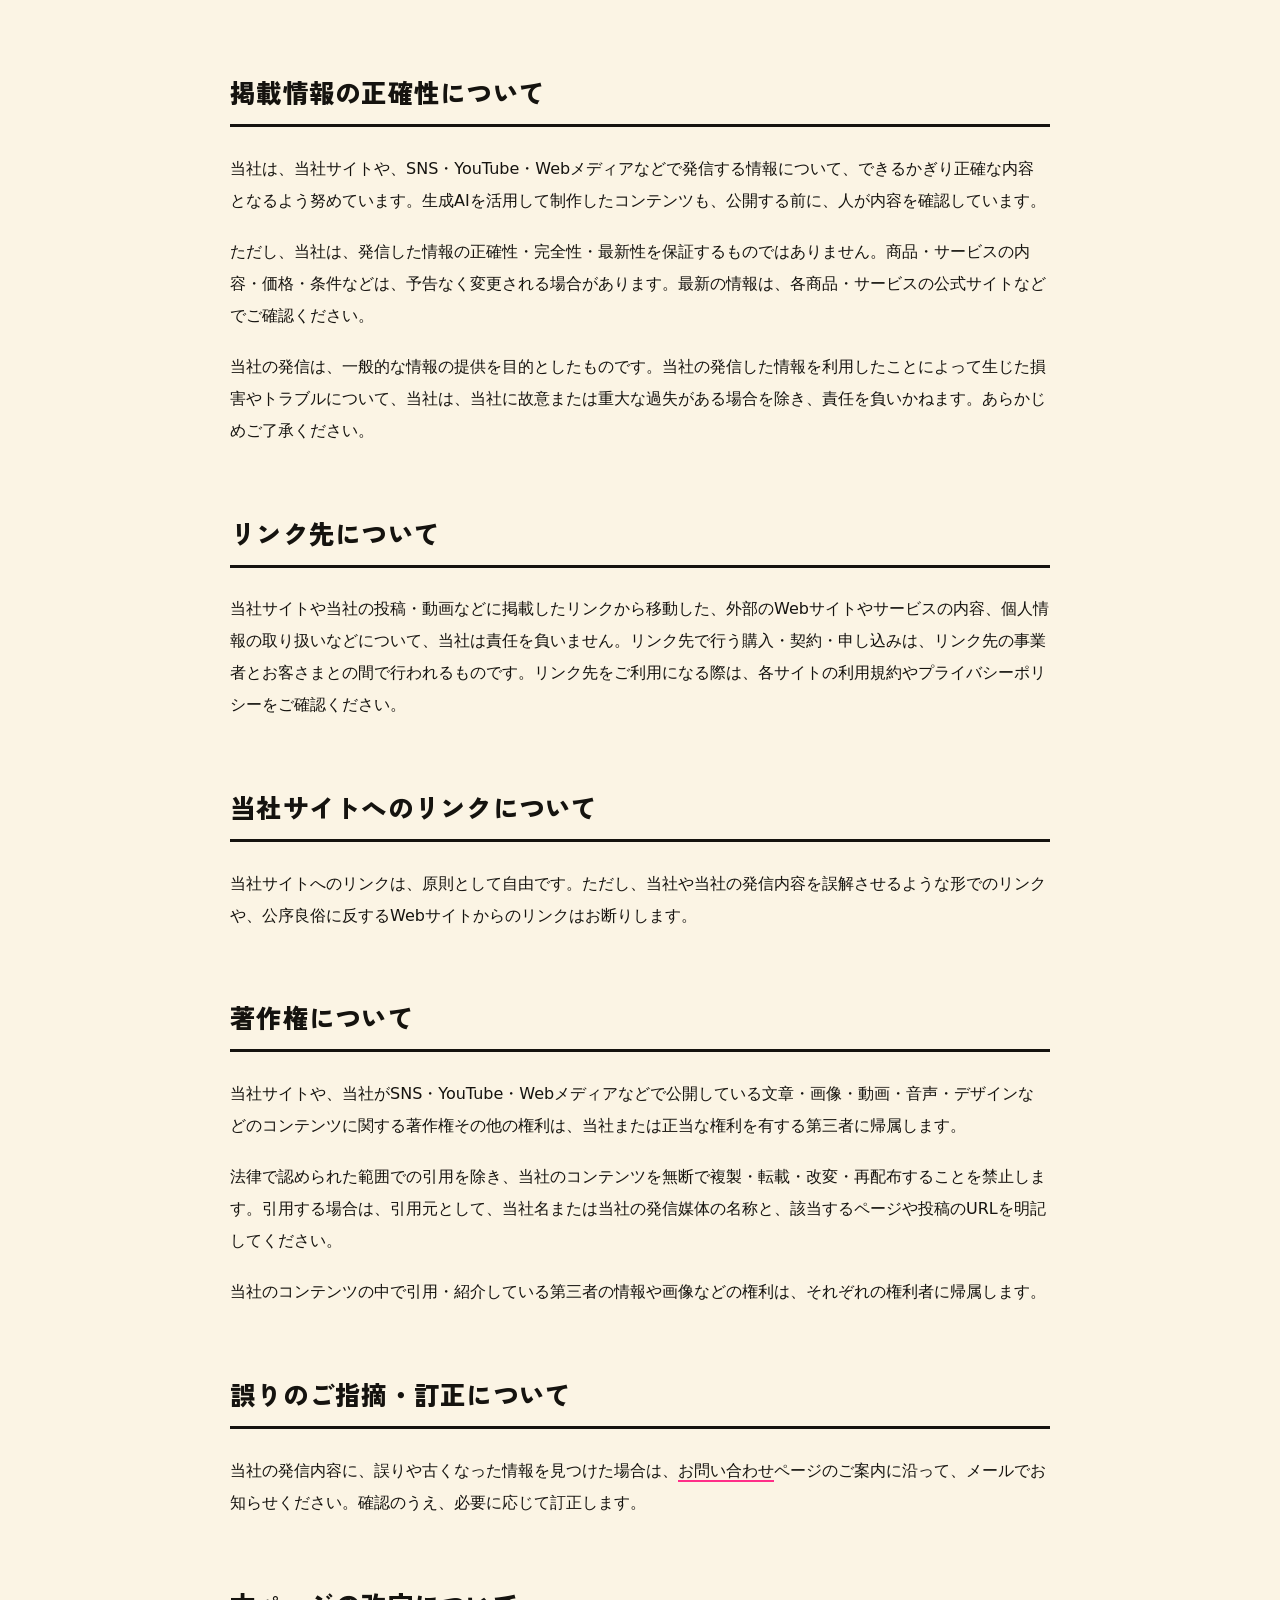
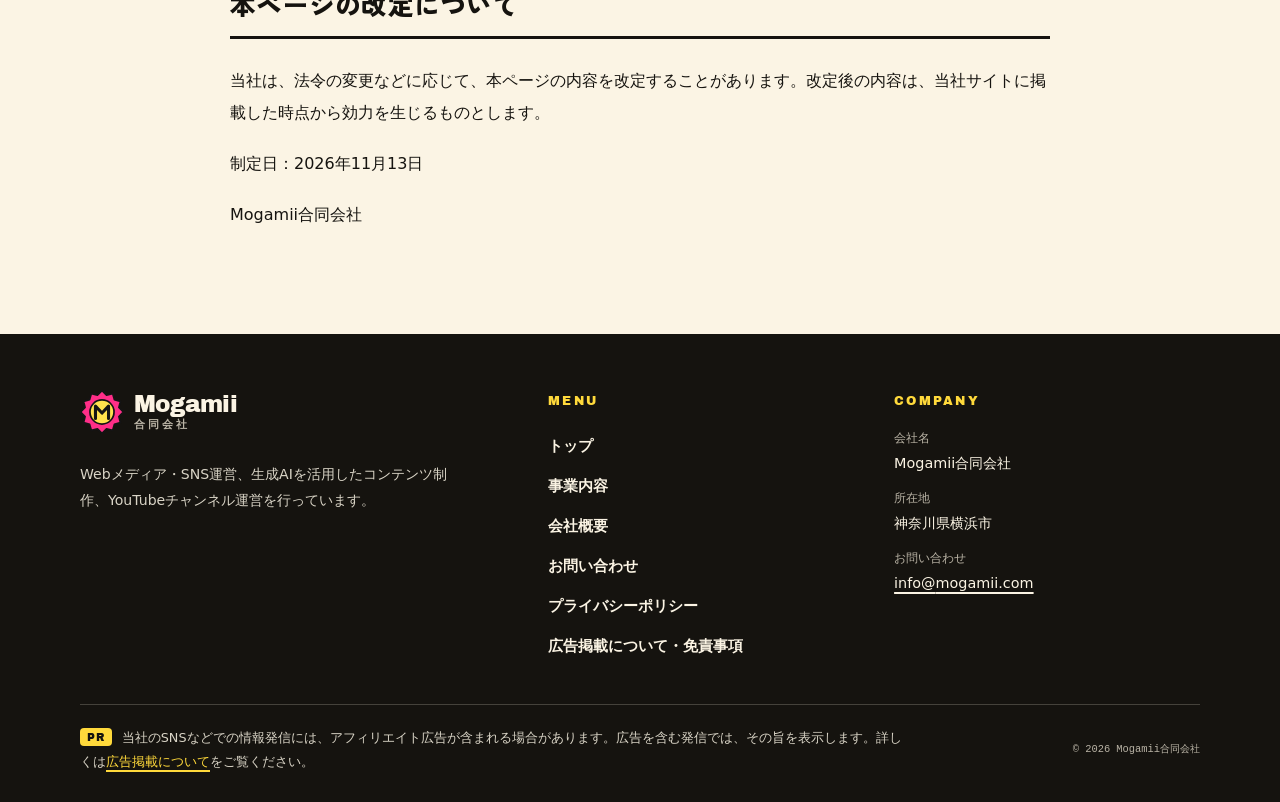
<file: disclaimer.html>
<!doctype html>
<html lang="ja">
<head>
<meta charset="utf-8">
<meta name="viewport" content="width=device-width, initial-scale=1">
<title>広告掲載について・免責事項｜Mogamii合同会社</title>
<meta name="description" content="Mogamii合同会社の広告掲載の方針（アフィリエイトプログラムへの参加、ステルスマーケティング規制への対応）と、掲載情報・リンク・著作権についての免責事項です。">
<link rel="canonical" href="http://mogamii.com/disclaimer.html">
<meta property="og:type" content="website">
<meta property="og:site_name" content="Mogamii合同会社">
<meta property="og:title" content="広告掲載について・免責事項｜Mogamii合同会社">
<meta property="og:description" content="Mogamii合同会社の広告掲載の方針（アフィリエイトプログラムへの参加、ステルスマーケティング規制への対応）と、掲載情報・リンク・著作権についての免責事項です。">
<meta property="og:url" content="http://mogamii.com/disclaimer.html">
<meta property="og:locale" content="ja_JP">
<meta property="og:image" content="http://mogamii.com/assets/ogp.png">
<meta property="og:image:width" content="1200">
<meta property="og:image:height" content="630">
<meta name="twitter:card" content="summary_large_image">
<meta name="theme-color" content="#fbf4e4">
<link rel="icon" href="favicon.ico" sizes="32x32">
<link rel="icon" href="favicon.svg" type="image/svg+xml">
<link rel="apple-touch-icon" href="apple-touch-icon.png">
<link rel="preload" href="assets/fonts/zen-kaku-gothic-new-900.woff2" as="font" type="font/woff2" crossorigin>
<link rel="stylesheet" href="assets/style.css">
</head>
<body>
<a class="skip-link" href="#main">本文へスキップ</a>
<div class="adbar"><p>当社のSNSなどでの情報発信には、アフィリエイト広告が含まれる場合があります。<a href="disclaimer.html#ad">広告掲載について</a></p></div>
<header class="site-header">
  <div class="container site-header__inner">
    <a class="logo " href="./"><svg class="logo__mark" viewBox="0 0 64 64" width="44" height="44" aria-hidden="true" focusable="false"><polygon points="32.0,1.0 38.6,7.4 47.5,5.2 50.0,14.0 58.8,16.5 56.6,25.4 63.0,32.0 56.6,38.6 58.8,47.5 50.0,50.0 47.5,58.8 38.6,56.6 32.0,63.0 25.4,56.6 16.5,58.8 14.0,50.0 5.2,47.5 7.4,38.6 1.0,32.0 7.4,25.4 5.2,16.5 14.0,14.0 16.5,5.2 25.4,7.4" fill="#ff2e88" stroke="#141414" stroke-width="2.5" stroke-linejoin="round"/><circle cx="32" cy="32" r="17.5" fill="#ffe14d" stroke="#141414" stroke-width="2.5"/><path d="M22.5 41.5V23.5l9.5 10 9.5-10v18" fill="none" stroke="#141414" stroke-width="4.5" stroke-linecap="round" stroke-linejoin="round"/></svg><span class="logo__text"><span class="logo__word">Mogamii</span><span class="logo__tag">合同会社</span></span></a>
    <nav class="gnav" aria-label="メインメニュー"><ul><li class="gnav__home"><a href="./">トップ</a></li><li><a href="services.html">事業内容</a></li><li><a href="company.html">会社概要</a></li><li class="gnav__cta"><a href="contact.html">お問い合わせ</a></li></ul></nav>
  </div>
</header>
<main id="main">
<header class="page-hero page-hero--plain">
  <div class="container">
    <nav class="breadcrumb" aria-label="パンくずリスト"><ol><li><a href="./">トップ</a></li><li aria-current="page">広告掲載について・免責事項</li></ol></nav>
    <p class="page-hero__en" aria-hidden="true">DISCLAIMER</p>
    <h1 class="page-hero__title">広告掲載について・免責事項</h1>
    <p class="page-hero__lead">広告掲載の方針と、掲載情報・リンク・著作権についての考え方をまとめています。</p>
  </div>
</header>
<div class="page-body"><div class="prose">
<h2 id="ad">広告掲載について</h2>
<h3>アフィリエイトプログラムへの参加</h3>
<p>Mogamii合同会社（以下「当社」）は、SNS・YouTube・Webメディアなどで情報発信を行っています。当社は、SNSやWebメディアなどでの情報発信において、<strong>アフィリエイトプログラムに参加しています。</strong></p>
<p>アフィリエイトプログラムとは、当社が発信の中で紹介した商品やサービスが、リンクを経由して購入・申し込みされた場合に、当社が報酬を受け取る、成果報酬型の広告のしくみです。参加するプログラムは、変更・追加されることがあります。</p>
<h3>広告であることの表示（ステルスマーケティング規制への対応）</h3>
<p>2023年10月1日から、景品表示法にもとづき、事業者の広告であるにもかかわらず、一般消費者が広告であると判別することが困難な表示（いわゆるステルスマーケティング）が、不当表示として規制されています（所管：消費者庁）。</p>
<p>当社はこの規制を踏まえ、当社が発信する、広告を含む投稿・動画・コンテンツには、「PR」「広告」など、広告であることが分かる表示を行います。</p>
<ul><li>表示は、投稿の冒頭やタイトルの近くなど、見る方が気づきやすい位置に、分かりやすい言葉で行います。</li><li>多くのハッシュタグにまぎれさせるなど、気づきにくい形での表示はしません。</li><li>SNSやYouTubeなどのサービスが、広告であることを示すための機能を用意している場合は、必要に応じてその機能も利用します。</li><li>アフィリエイト広告に限らず、広告主から依頼や対価（商品・サービスの無償提供を含みます）を受けて行う発信にも、同じように表示します。</li><li>当社サイト（mogamii.com）では、すべてのページの上部とフッターに、当社の情報発信にアフィリエイト広告が含まれる場合があることを表示しています。当社サイトに広告リンクを掲載する場合は、リンクの近くにも、広告であることが分かる表示を行います。</li></ul>
<h3>報酬と評価の関係</h3>
<ul><li>報酬の有無や金額によって、商品・サービスの評価や紹介の順番を変えることはありません。</li><li>使ったことのない商品・サービスを、使ったことがあるかのように紹介することはありません。</li><li>広告主からの依頼で、事実と異なる内容や、実際よりよく見せる内容を発信することはありません。</li><li>商品・サービスの購入や申し込みは、リンク先の公式情報を確認したうえで、ご自身の判断で行ってください。</li></ul>
<h2 id="accuracy">掲載情報の正確性について</h2>
<p>当社は、当社サイトや、SNS・YouTube・Webメディアなどで発信する情報について、できるかぎり正確な内容となるよう努めています。生成AIを活用して制作したコンテンツも、公開する前に、人が内容を確認しています。</p>
<p>ただし、当社は、発信した情報の正確性・完全性・最新性を保証するものではありません。商品・サービスの内容・価格・条件などは、予告なく変更される場合があります。最新の情報は、各商品・サービスの公式サイトなどでご確認ください。</p>
<p>当社の発信は、一般的な情報の提供を目的としたものです。当社の発信した情報を利用したことによって生じた損害やトラブルについて、当社は、当社に故意または重大な過失がある場合を除き、責任を負いかねます。あらかじめご了承ください。</p>
<h2 id="links">リンク先について</h2>
<p>当社サイトや当社の投稿・動画などに掲載したリンクから移動した、外部のWebサイトやサービスの内容、個人情報の取り扱いなどについて、当社は責任を負いません。リンク先で行う購入・契約・申し込みは、リンク先の事業者とお客さまとの間で行われるものです。リンク先をご利用になる際は、各サイトの利用規約やプライバシーポリシーをご確認ください。</p>
<h2 id="link-to-us">当社サイトへのリンクについて</h2>
<p>当社サイトへのリンクは、原則として自由です。ただし、当社や当社の発信内容を誤解させるような形でのリンクや、公序良俗に反するWebサイトからのリンクはお断りします。</p>
<h2 id="copyright">著作権について</h2>
<p>当社サイトや、当社がSNS・YouTube・Webメディアなどで公開している文章・画像・動画・音声・デザインなどのコンテンツに関する著作権その他の権利は、当社または正当な権利を有する第三者に帰属します。</p>
<p>法律で認められた範囲での引用を除き、当社のコンテンツを無断で複製・転載・改変・再配布することを禁止します。引用する場合は、引用元として、当社名または当社の発信媒体の名称と、該当するページや投稿のURLを明記してください。</p>
<p>当社のコンテンツの中で引用・紹介している第三者の情報や画像などの権利は、それぞれの権利者に帰属します。</p>
<h2 id="correction">誤りのご指摘・訂正について</h2>
<p>当社の発信内容に、誤りや古くなった情報を見つけた場合は、<a href="contact.html">お問い合わせ</a>ページのご案内に沿って、メールでお知らせください。確認のうえ、必要に応じて訂正します。</p>
<h2 id="revision">本ページの改定について</h2>
<p>当社は、法令の変更などに応じて、本ページの内容を改定することがあります。改定後の内容は、当社サイトに掲載した時点から効力を生じるものとします。</p>
<p>制定日：2026年11月13日</p>
<p>Mogamii合同会社</p>
</div></div>
</main>
<footer class="site-footer">
  <div class="container footer-grid">
    <div class="footer-brand">
      <a class="logo logo--footer" href="./"><svg class="logo__mark" viewBox="0 0 64 64" width="44" height="44" aria-hidden="true" focusable="false"><polygon points="32.0,1.0 38.6,7.4 47.5,5.2 50.0,14.0 58.8,16.5 56.6,25.4 63.0,32.0 56.6,38.6 58.8,47.5 50.0,50.0 47.5,58.8 38.6,56.6 32.0,63.0 25.4,56.6 16.5,58.8 14.0,50.0 5.2,47.5 7.4,38.6 1.0,32.0 7.4,25.4 5.2,16.5 14.0,14.0 16.5,5.2 25.4,7.4" fill="#ff2e88" stroke="#141414" stroke-width="2.5" stroke-linejoin="round"/><circle cx="32" cy="32" r="17.5" fill="#ffe14d" stroke="#141414" stroke-width="2.5"/><path d="M22.5 41.5V23.5l9.5 10 9.5-10v18" fill="none" stroke="#141414" stroke-width="4.5" stroke-linecap="round" stroke-linejoin="round"/></svg><span class="logo__text"><span class="logo__word">Mogamii</span><span class="logo__tag">合同会社</span></span></a>
      <p>Webメディア・SNS運営、生成AIを活用したコンテンツ制作、YouTubeチャンネル運営を行っています。</p>
    </div>
    <nav class="footer-nav" aria-label="フッターメニュー">
      <p class="footer-h">MENU</p>
      <ul>
        <li><a href="./">トップ</a></li>
        <li><a href="services.html">事業内容</a></li>
        <li><a href="company.html">会社概要</a></li>
        <li><a href="contact.html">お問い合わせ</a></li>
        <li><a href="privacy.html">プライバシーポリシー</a></li>
        <li><a href="disclaimer.html">広告掲載について・免責事項</a></li>
      </ul>
    </nav>
    <div class="footer-company">
      <p class="footer-h">COMPANY</p>
      <dl>
        <div><dt>会社名</dt><dd>Mogamii合同会社</dd></div>
        <div><dt>所在地</dt><dd>神奈川県横浜市</dd></div>
        <div><dt>お問い合わせ</dt><dd><a href="mailto:info@mogamii.com">info@<wbr>mogamii.com</a></dd></div>
      </dl>
    </div>
  </div>
  <div class="container footer-bottom">
    <p class="footer-pr"><span class="pr-badge">PR</span>当社のSNSなどでの情報発信には、アフィリエイト広告が含まれる場合があります。広告を含む発信では、その旨を表示します。詳しくは<a href="disclaimer.html#ad">広告掲載について</a>をご覧ください。</p>
    <p class="copyright"><small>© 2026 Mogamii合同会社</small></p>
  </div>
</footer>
</body>
</html>
</file>
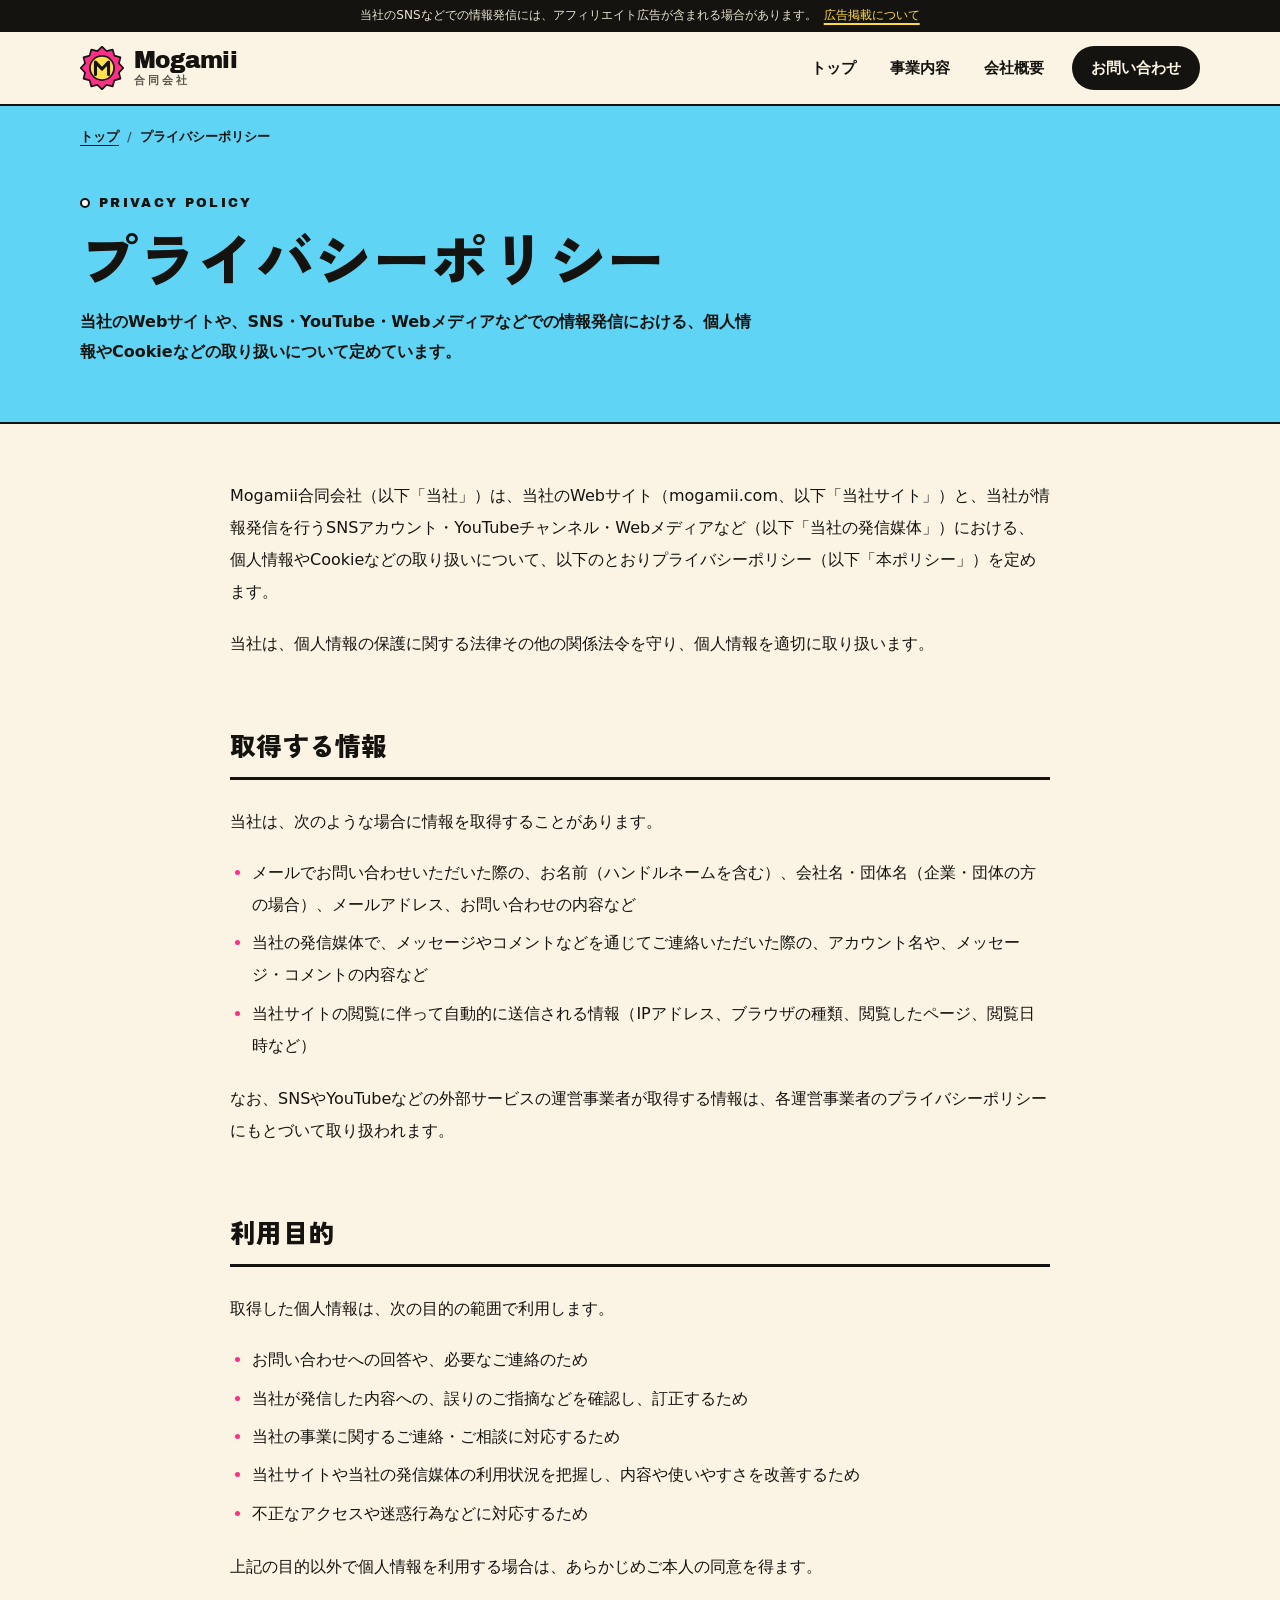
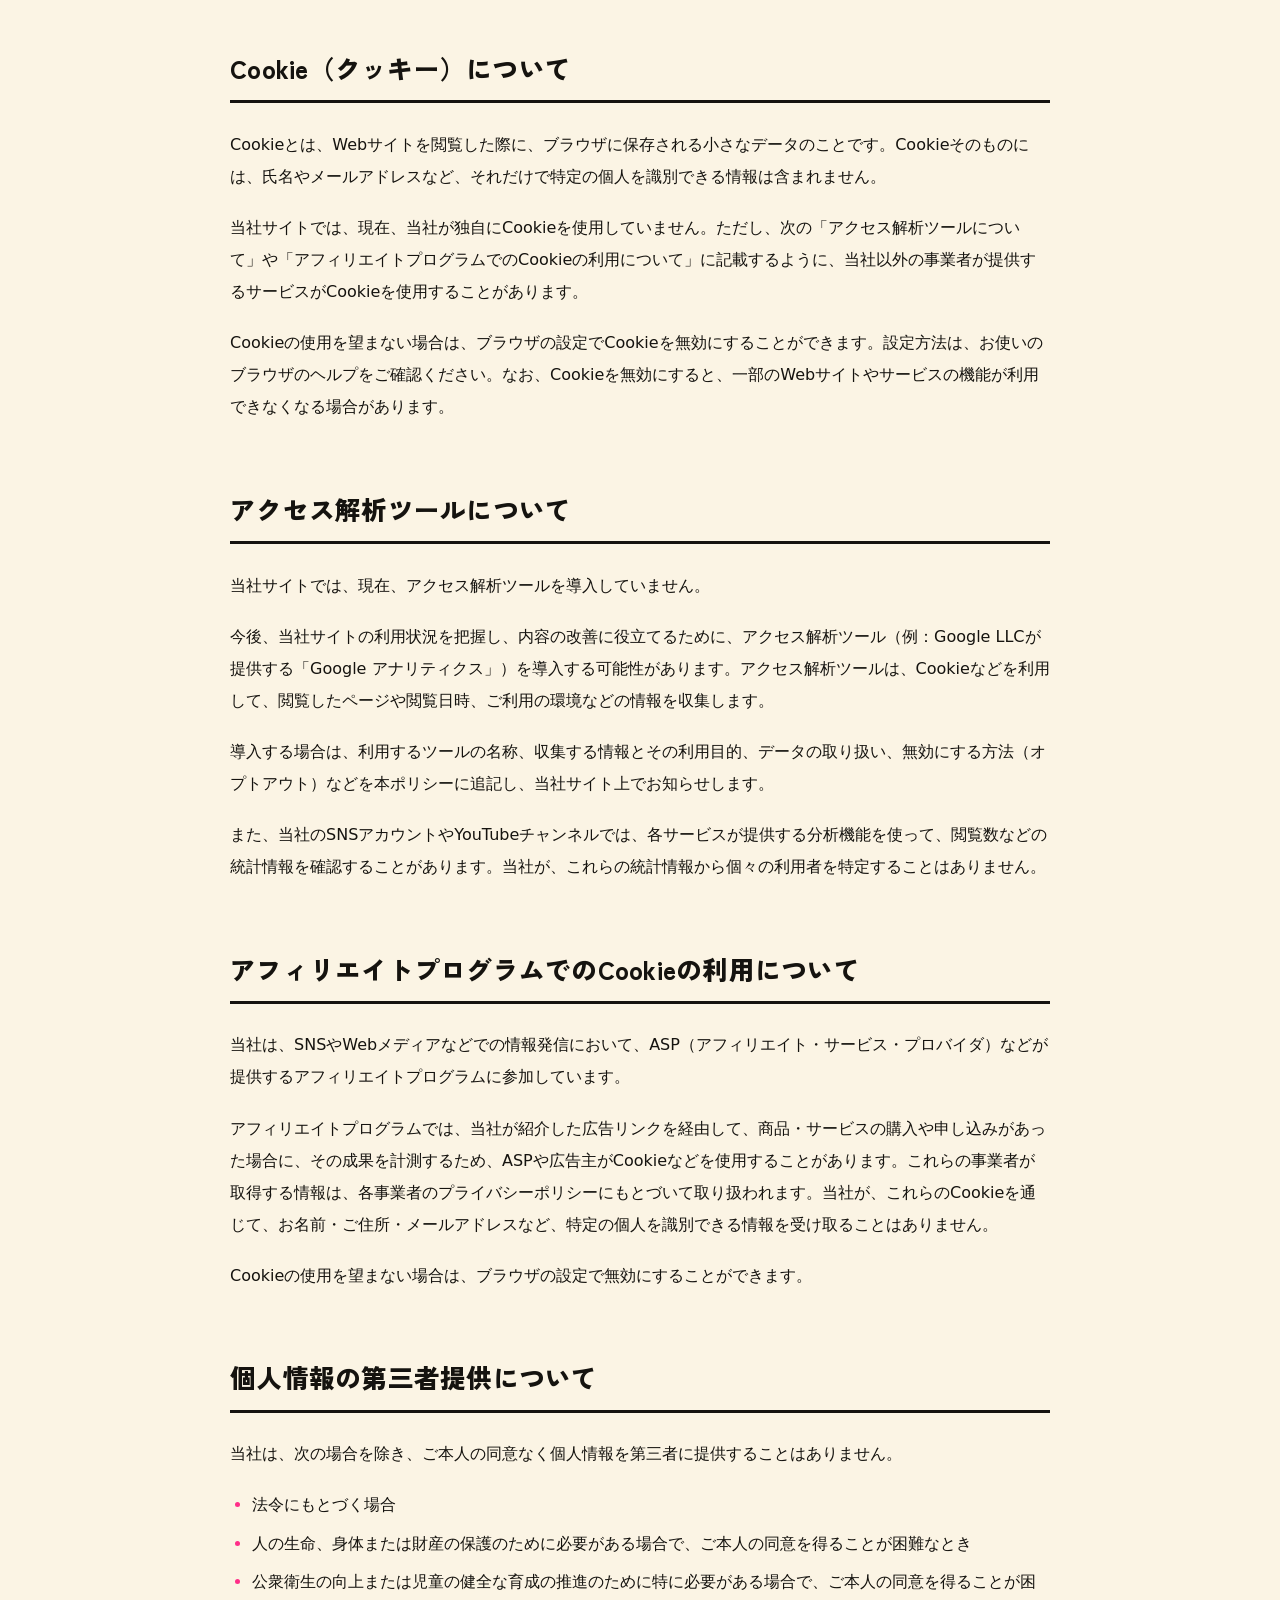
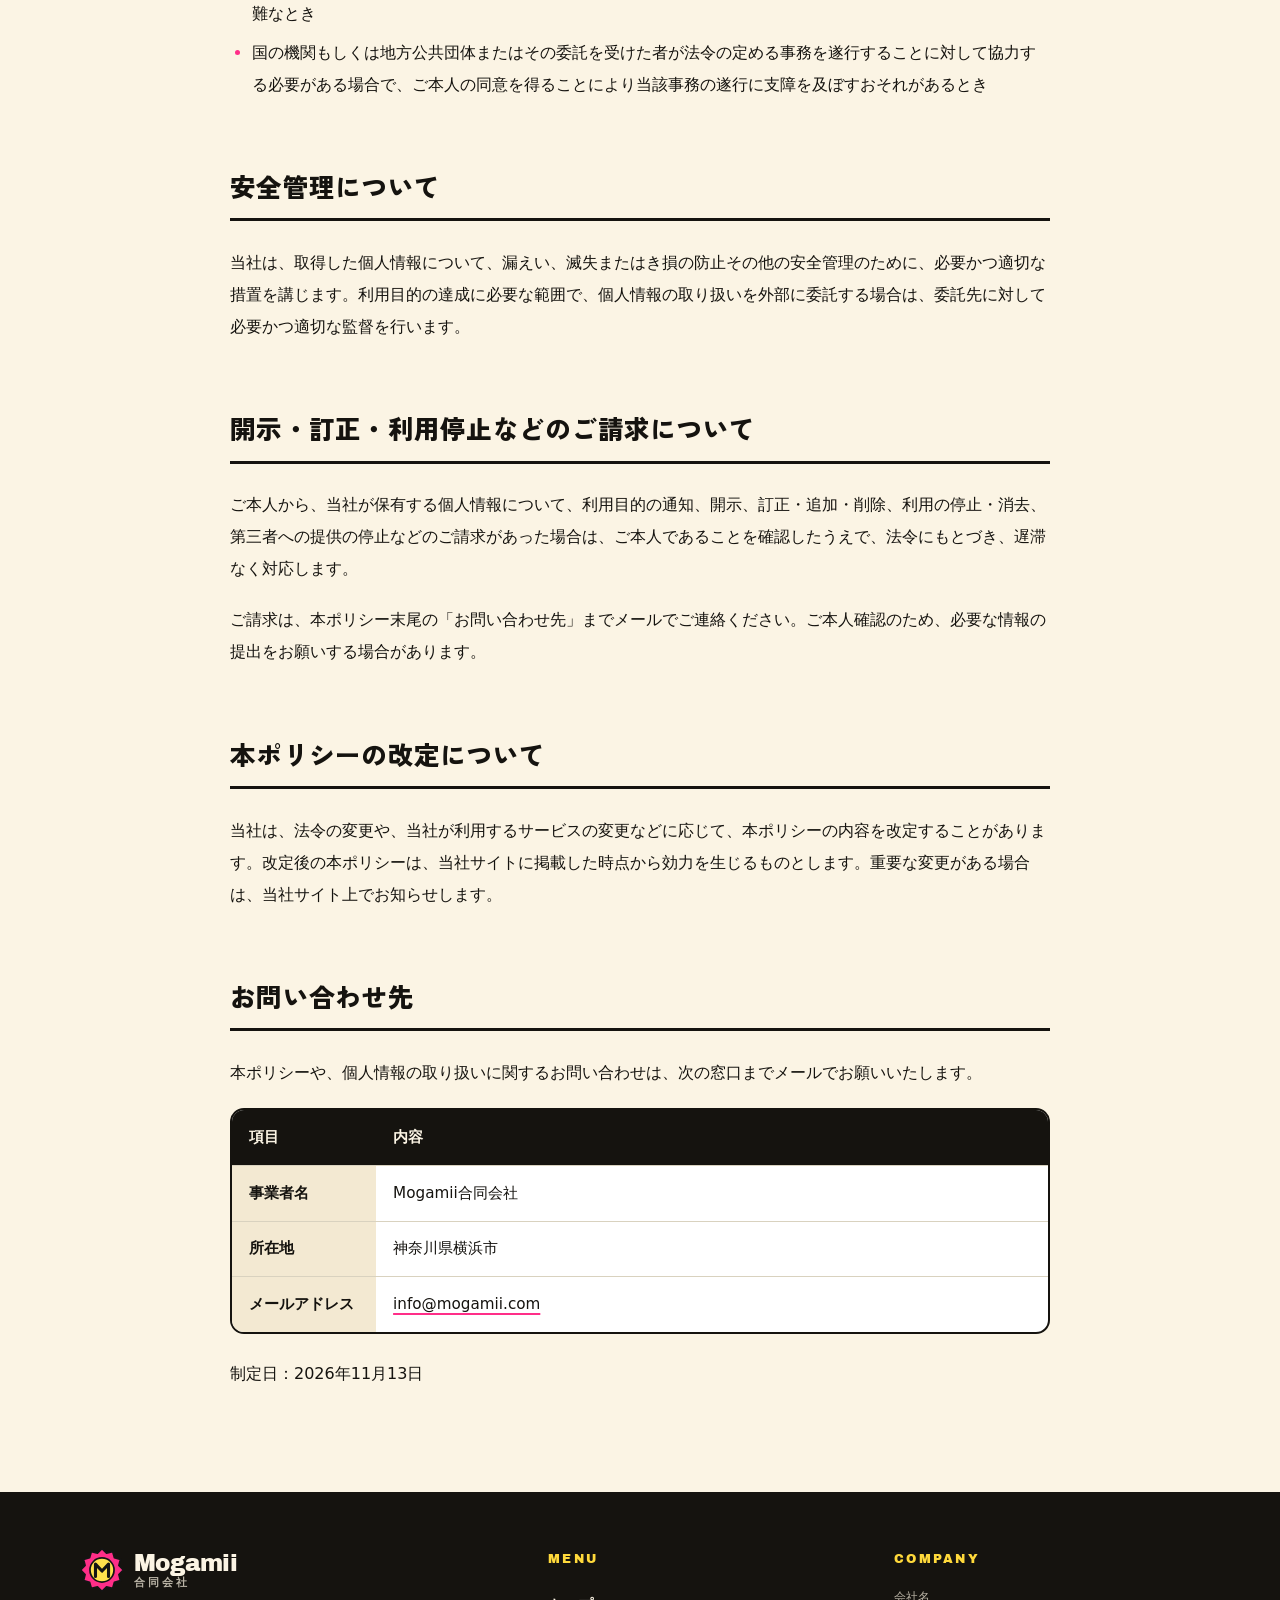
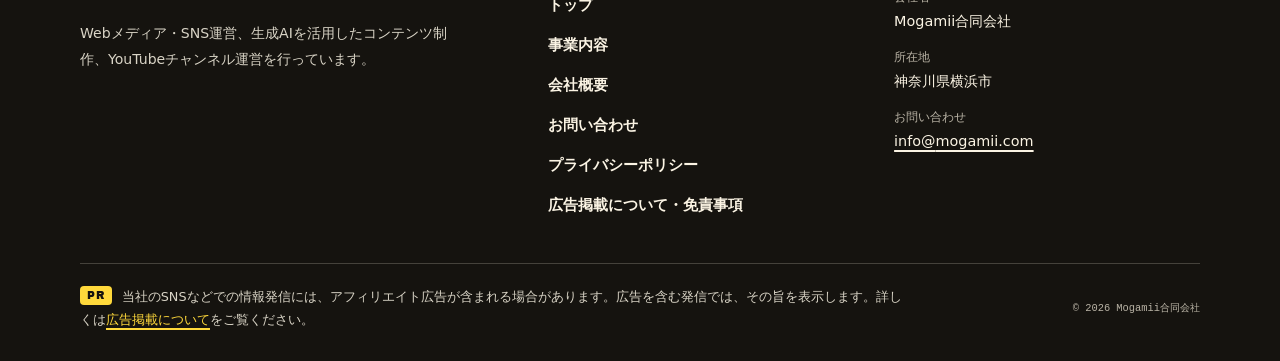
<file: privacy.html>
<!doctype html>
<html lang="ja">
<head>
<meta charset="utf-8">
<meta name="viewport" content="width=device-width, initial-scale=1">
<title>プライバシーポリシー｜Mogamii合同会社</title>
<meta name="description" content="Mogamii合同会社のプライバシーポリシーです。Webサイト（mogamii.com）や、SNS・YouTube・Webメディアなどでの情報発信における、個人情報やCookieなどの取り扱いについて定めています。">
<link rel="canonical" href="http://mogamii.com/privacy.html">
<meta property="og:type" content="website">
<meta property="og:site_name" content="Mogamii合同会社">
<meta property="og:title" content="プライバシーポリシー｜Mogamii合同会社">
<meta property="og:description" content="Mogamii合同会社のプライバシーポリシーです。Webサイト（mogamii.com）や、SNS・YouTube・Webメディアなどでの情報発信における、個人情報やCookieなどの取り扱いについて定めています。">
<meta property="og:url" content="http://mogamii.com/privacy.html">
<meta property="og:locale" content="ja_JP">
<meta property="og:image" content="http://mogamii.com/assets/ogp.png">
<meta property="og:image:width" content="1200">
<meta property="og:image:height" content="630">
<meta name="twitter:card" content="summary_large_image">
<meta name="theme-color" content="#fbf4e4">
<link rel="icon" href="favicon.ico" sizes="32x32">
<link rel="icon" href="favicon.svg" type="image/svg+xml">
<link rel="apple-touch-icon" href="apple-touch-icon.png">
<link rel="preload" href="assets/fonts/zen-kaku-gothic-new-900.woff2" as="font" type="font/woff2" crossorigin>
<link rel="stylesheet" href="assets/style.css">
</head>
<body>
<a class="skip-link" href="#main">本文へスキップ</a>
<div class="adbar"><p>当社のSNSなどでの情報発信には、アフィリエイト広告が含まれる場合があります。<a href="disclaimer.html#ad">広告掲載について</a></p></div>
<header class="site-header">
  <div class="container site-header__inner">
    <a class="logo " href="./"><svg class="logo__mark" viewBox="0 0 64 64" width="44" height="44" aria-hidden="true" focusable="false"><polygon points="32.0,1.0 38.6,7.4 47.5,5.2 50.0,14.0 58.8,16.5 56.6,25.4 63.0,32.0 56.6,38.6 58.8,47.5 50.0,50.0 47.5,58.8 38.6,56.6 32.0,63.0 25.4,56.6 16.5,58.8 14.0,50.0 5.2,47.5 7.4,38.6 1.0,32.0 7.4,25.4 5.2,16.5 14.0,14.0 16.5,5.2 25.4,7.4" fill="#ff2e88" stroke="#141414" stroke-width="2.5" stroke-linejoin="round"/><circle cx="32" cy="32" r="17.5" fill="#ffe14d" stroke="#141414" stroke-width="2.5"/><path d="M22.5 41.5V23.5l9.5 10 9.5-10v18" fill="none" stroke="#141414" stroke-width="4.5" stroke-linecap="round" stroke-linejoin="round"/></svg><span class="logo__text"><span class="logo__word">Mogamii</span><span class="logo__tag">合同会社</span></span></a>
    <nav class="gnav" aria-label="メインメニュー"><ul><li class="gnav__home"><a href="./">トップ</a></li><li><a href="services.html">事業内容</a></li><li><a href="company.html">会社概要</a></li><li class="gnav__cta"><a href="contact.html">お問い合わせ</a></li></ul></nav>
  </div>
</header>
<main id="main">
<header class="page-hero page-hero--cyan">
  <div class="container">
    <nav class="breadcrumb" aria-label="パンくずリスト"><ol><li><a href="./">トップ</a></li><li aria-current="page">プライバシーポリシー</li></ol></nav>
    <p class="page-hero__en" aria-hidden="true">PRIVACY POLICY</p>
    <h1 class="page-hero__title">プライバシーポリシー</h1>
    <p class="page-hero__lead">当社のWebサイトや、SNS・YouTube・Webメディアなどでの情報発信における、個人情報やCookieなどの取り扱いについて定めています。</p>
  </div>
</header>
<div class="page-body"><div class="prose">
<p>Mogamii合同会社（以下「当社」）は、当社のWebサイト（mogamii.com、以下「当社サイト」）と、当社が情報発信を行うSNSアカウント・YouTubeチャンネル・Webメディアなど（以下「当社の発信媒体」）における、個人情報やCookieなどの取り扱いについて、以下のとおりプライバシーポリシー（以下「本ポリシー」）を定めます。</p>
<p>当社は、個人情報の保護に関する法律その他の関係法令を守り、個人情報を適切に取り扱います。</p>
<h2 id="information">取得する情報</h2>
<p>当社は、次のような場合に情報を取得することがあります。</p>
<ul><li>メールでお問い合わせいただいた際の、お名前（ハンドルネームを含む）、会社名・団体名（企業・団体の方の場合）、メールアドレス、お問い合わせの内容など</li><li>当社の発信媒体で、メッセージやコメントなどを通じてご連絡いただいた際の、アカウント名や、メッセージ・コメントの内容など</li><li>当社サイトの閲覧に伴って自動的に送信される情報（IPアドレス、ブラウザの種類、閲覧したページ、閲覧日時など）</li></ul>
<p>なお、SNSやYouTubeなどの外部サービスの運営事業者が取得する情報は、各運営事業者のプライバシーポリシーにもとづいて取り扱われます。</p>
<h2 id="purpose">利用目的</h2>
<p>取得した個人情報は、次の目的の範囲で利用します。</p>
<ul><li>お問い合わせへの回答や、必要なご連絡のため</li><li>当社が発信した内容への、誤りのご指摘などを確認し、訂正するため</li><li>当社の事業に関するご連絡・ご相談に対応するため</li><li>当社サイトや当社の発信媒体の利用状況を把握し、内容や使いやすさを改善するため</li><li>不正なアクセスや迷惑行為などに対応するため</li></ul>
<p>上記の目的以外で個人情報を利用する場合は、あらかじめご本人の同意を得ます。</p>
<h2 id="cookie">Cookie（クッキー）について</h2>
<p>Cookieとは、Webサイトを閲覧した際に、ブラウザに保存される小さなデータのことです。Cookieそのものには、氏名やメールアドレスなど、それだけで特定の個人を識別できる情報は含まれません。</p>
<p>当社サイトでは、現在、当社が独自にCookieを使用していません。ただし、次の「アクセス解析ツールについて」や「アフィリエイトプログラムでのCookieの利用について」に記載するように、当社以外の事業者が提供するサービスがCookieを使用することがあります。</p>
<p>Cookieの使用を望まない場合は、ブラウザの設定でCookieを無効にすることができます。設定方法は、お使いのブラウザのヘルプをご確認ください。なお、Cookieを無効にすると、一部のWebサイトやサービスの機能が利用できなくなる場合があります。</p>
<h2 id="analytics">アクセス解析ツールについて</h2>
<p>当社サイトでは、現在、アクセス解析ツールを導入していません。</p>
<p>今後、当社サイトの利用状況を把握し、内容の改善に役立てるために、アクセス解析ツール（例：Google LLCが提供する「Google アナリティクス」）を導入する可能性があります。アクセス解析ツールは、Cookieなどを利用して、閲覧したページや閲覧日時、ご利用の環境などの情報を収集します。</p>
<p>導入する場合は、利用するツールの名称、収集する情報とその利用目的、データの取り扱い、無効にする方法（オプトアウト）などを本ポリシーに追記し、当社サイト上でお知らせします。</p>
<p>また、当社のSNSアカウントやYouTubeチャンネルでは、各サービスが提供する分析機能を使って、閲覧数などの統計情報を確認することがあります。当社が、これらの統計情報から個々の利用者を特定することはありません。</p>
<h2 id="affiliate">アフィリエイトプログラムでのCookieの利用について</h2>
<p>当社は、SNSやWebメディアなどでの情報発信において、ASP（アフィリエイト・サービス・プロバイダ）などが提供するアフィリエイトプログラムに参加しています。</p>
<p>アフィリエイトプログラムでは、当社が紹介した広告リンクを経由して、商品・サービスの購入や申し込みがあった場合に、その成果を計測するため、ASPや広告主がCookieなどを使用することがあります。これらの事業者が取得する情報は、各事業者のプライバシーポリシーにもとづいて取り扱われます。当社が、これらのCookieを通じて、お名前・ご住所・メールアドレスなど、特定の個人を識別できる情報を受け取ることはありません。</p>
<p>Cookieの使用を望まない場合は、ブラウザの設定で無効にすることができます。</p>
<h2 id="third-party">個人情報の第三者提供について</h2>
<p>当社は、次の場合を除き、ご本人の同意なく個人情報を第三者に提供することはありません。</p>
<ul><li>法令にもとづく場合</li><li>人の生命、身体または財産の保護のために必要がある場合で、ご本人の同意を得ることが困難なとき</li><li>公衆衛生の向上または児童の健全な育成の推進のために特に必要がある場合で、ご本人の同意を得ることが困難なとき</li><li>国の機関もしくは地方公共団体またはその委託を受けた者が法令の定める事務を遂行することに対して協力する必要がある場合で、ご本人の同意を得ることにより当該事務の遂行に支障を及ぼすおそれがあるとき</li></ul>
<h2 id="security">安全管理について</h2>
<p>当社は、取得した個人情報について、漏えい、滅失またはき損の防止その他の安全管理のために、必要かつ適切な措置を講じます。利用目的の達成に必要な範囲で、個人情報の取り扱いを外部に委託する場合は、委託先に対して必要かつ適切な監督を行います。</p>
<h2 id="disclosure">開示・訂正・利用停止などのご請求について</h2>
<p>ご本人から、当社が保有する個人情報について、利用目的の通知、開示、訂正・追加・削除、利用の停止・消去、第三者への提供の停止などのご請求があった場合は、ご本人であることを確認したうえで、法令にもとづき、遅滞なく対応します。</p>
<p>ご請求は、本ポリシー末尾の「お問い合わせ先」までメールでご連絡ください。ご本人確認のため、必要な情報の提出をお願いする場合があります。</p>
<h2 id="revision">本ポリシーの改定について</h2>
<p>当社は、法令の変更や、当社が利用するサービスの変更などに応じて、本ポリシーの内容を改定することがあります。改定後の本ポリシーは、当社サイトに掲載した時点から効力を生じるものとします。重要な変更がある場合は、当社サイト上でお知らせします。</p>
<h2 id="contact">お問い合わせ先</h2>
<p>本ポリシーや、個人情報の取り扱いに関するお問い合わせは、次の窓口までメールでお願いいたします。</p>
<div class="table-wrap"><table><thead><tr><th scope="col">項目</th><th scope="col">内容</th></tr></thead><tbody><tr><th scope="row">事業者名</th><td>Mogamii合同会社</td></tr><tr><th scope="row">所在地</th><td>神奈川県横浜市</td></tr><tr><th scope="row">メールアドレス</th><td><a href="mailto:info@mogamii.com">info@mogamii.com</a></td></tr></tbody></table></div>
<p>制定日：2026年11月13日</p>
</div></div>
</main>
<footer class="site-footer">
  <div class="container footer-grid">
    <div class="footer-brand">
      <a class="logo logo--footer" href="./"><svg class="logo__mark" viewBox="0 0 64 64" width="44" height="44" aria-hidden="true" focusable="false"><polygon points="32.0,1.0 38.6,7.4 47.5,5.2 50.0,14.0 58.8,16.5 56.6,25.4 63.0,32.0 56.6,38.6 58.8,47.5 50.0,50.0 47.5,58.8 38.6,56.6 32.0,63.0 25.4,56.6 16.5,58.8 14.0,50.0 5.2,47.5 7.4,38.6 1.0,32.0 7.4,25.4 5.2,16.5 14.0,14.0 16.5,5.2 25.4,7.4" fill="#ff2e88" stroke="#141414" stroke-width="2.5" stroke-linejoin="round"/><circle cx="32" cy="32" r="17.5" fill="#ffe14d" stroke="#141414" stroke-width="2.5"/><path d="M22.5 41.5V23.5l9.5 10 9.5-10v18" fill="none" stroke="#141414" stroke-width="4.5" stroke-linecap="round" stroke-linejoin="round"/></svg><span class="logo__text"><span class="logo__word">Mogamii</span><span class="logo__tag">合同会社</span></span></a>
      <p>Webメディア・SNS運営、生成AIを活用したコンテンツ制作、YouTubeチャンネル運営を行っています。</p>
    </div>
    <nav class="footer-nav" aria-label="フッターメニュー">
      <p class="footer-h">MENU</p>
      <ul>
        <li><a href="./">トップ</a></li>
        <li><a href="services.html">事業内容</a></li>
        <li><a href="company.html">会社概要</a></li>
        <li><a href="contact.html">お問い合わせ</a></li>
        <li><a href="privacy.html">プライバシーポリシー</a></li>
        <li><a href="disclaimer.html">広告掲載について・免責事項</a></li>
      </ul>
    </nav>
    <div class="footer-company">
      <p class="footer-h">COMPANY</p>
      <dl>
        <div><dt>会社名</dt><dd>Mogamii合同会社</dd></div>
        <div><dt>所在地</dt><dd>神奈川県横浜市</dd></div>
        <div><dt>お問い合わせ</dt><dd><a href="mailto:info@mogamii.com">info@<wbr>mogamii.com</a></dd></div>
      </dl>
    </div>
  </div>
  <div class="container footer-bottom">
    <p class="footer-pr"><span class="pr-badge">PR</span>当社のSNSなどでの情報発信には、アフィリエイト広告が含まれる場合があります。広告を含む発信では、その旨を表示します。詳しくは<a href="disclaimer.html#ad">広告掲載について</a>をご覧ください。</p>
    <p class="copyright"><small>© 2026 Mogamii合同会社</small></p>
  </div>
</footer>
</body>
</html>
</file>
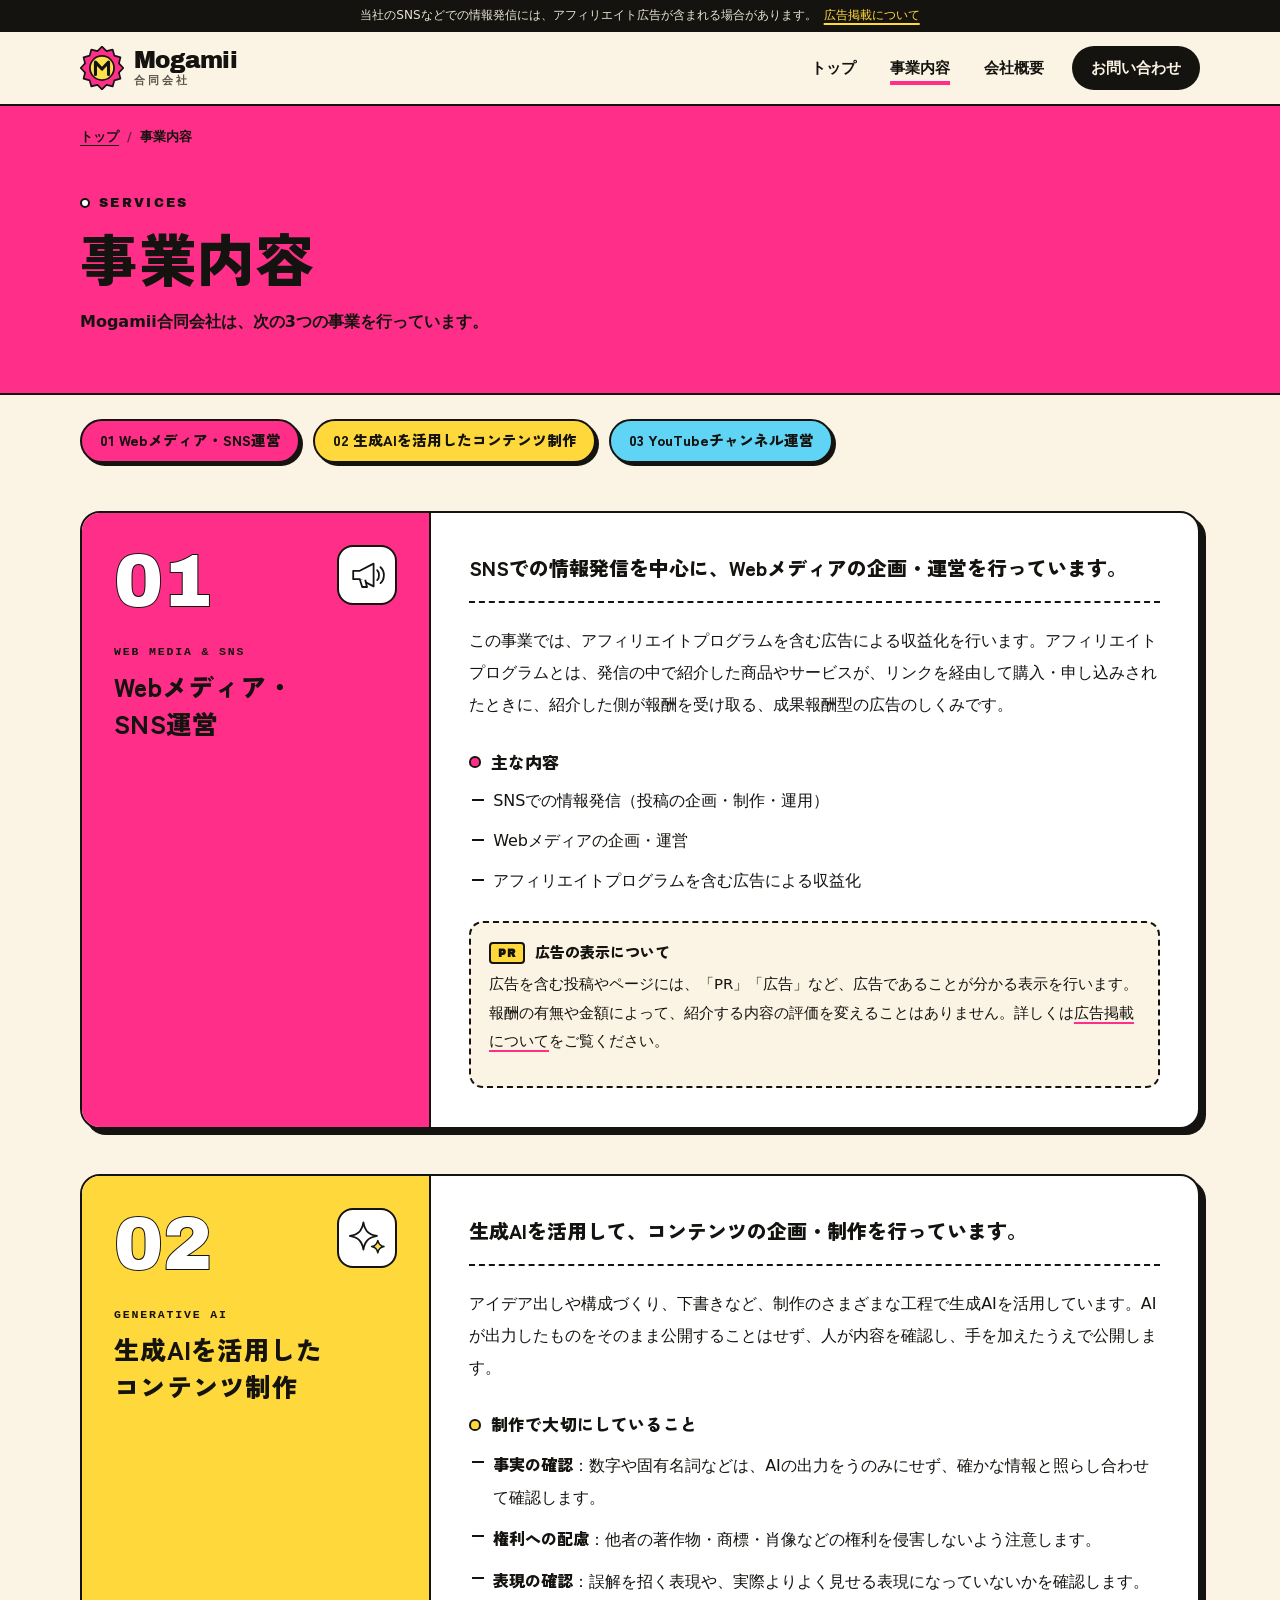
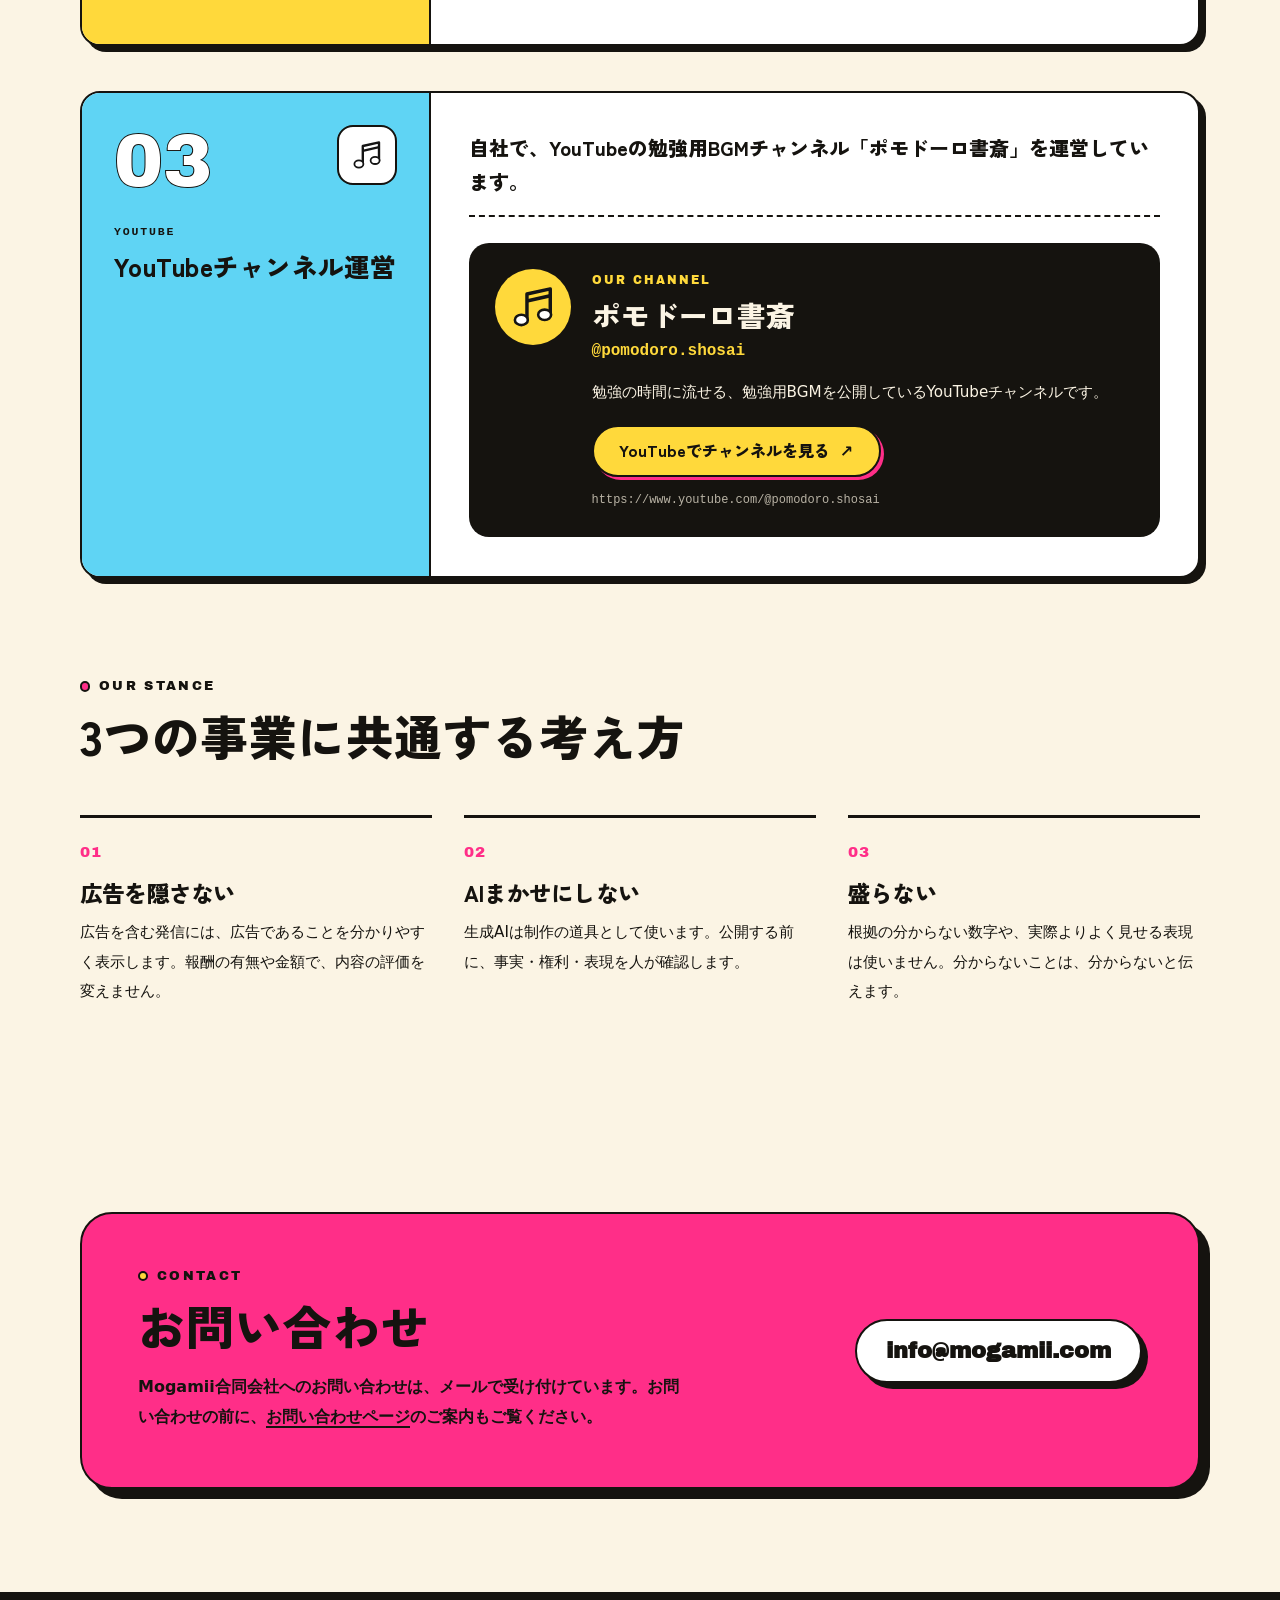
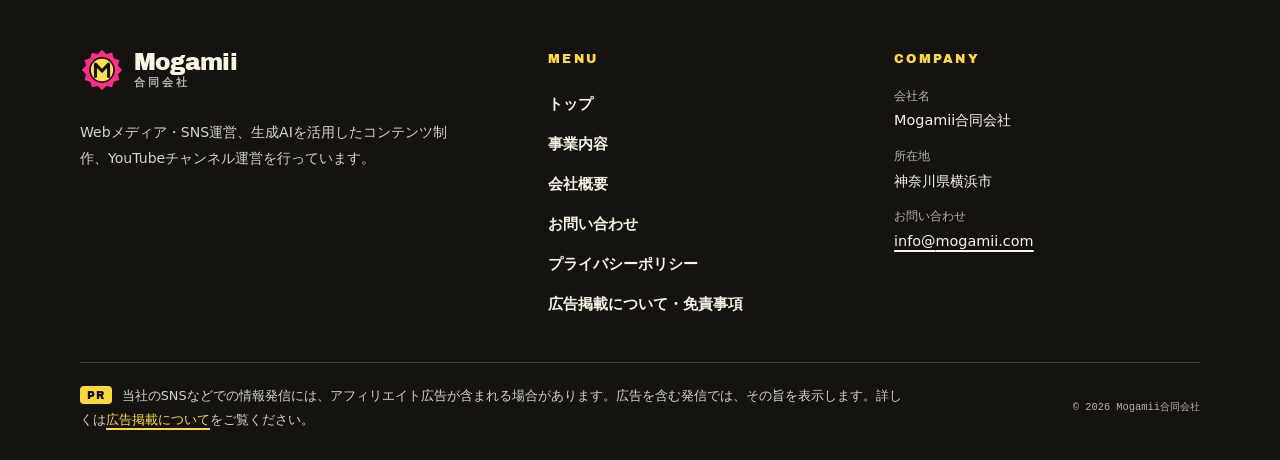
<file: services.html>
<!doctype html>
<html lang="ja">
<head>
<meta charset="utf-8">
<meta name="viewport" content="width=device-width, initial-scale=1">
<title>事業内容｜Mogamii合同会社</title>
<meta name="description" content="Mogamii合同会社の事業内容。Webメディア・SNS運営（アフィリエイトプログラムを含む広告による収益化）、生成AIを活用したコンテンツ制作、YouTubeチャンネル「ポモドーロ書斎」の運営について紹介します。">
<link rel="canonical" href="http://mogamii.com/services.html">
<meta property="og:type" content="website">
<meta property="og:site_name" content="Mogamii合同会社">
<meta property="og:title" content="事業内容｜Mogamii合同会社">
<meta property="og:description" content="Mogamii合同会社の事業内容。Webメディア・SNS運営（アフィリエイトプログラムを含む広告による収益化）、生成AIを活用したコンテンツ制作、YouTubeチャンネル「ポモドーロ書斎」の運営について紹介します。">
<meta property="og:url" content="http://mogamii.com/services.html">
<meta property="og:locale" content="ja_JP">
<meta property="og:image" content="http://mogamii.com/assets/ogp.png">
<meta property="og:image:width" content="1200">
<meta property="og:image:height" content="630">
<meta name="twitter:card" content="summary_large_image">
<meta name="theme-color" content="#fbf4e4">
<link rel="icon" href="favicon.ico" sizes="32x32">
<link rel="icon" href="favicon.svg" type="image/svg+xml">
<link rel="apple-touch-icon" href="apple-touch-icon.png">
<link rel="preload" href="assets/fonts/zen-kaku-gothic-new-900.woff2" as="font" type="font/woff2" crossorigin>
<link rel="stylesheet" href="assets/style.css">
</head>
<body>
<a class="skip-link" href="#main">本文へスキップ</a>
<div class="adbar"><p>当社のSNSなどでの情報発信には、アフィリエイト広告が含まれる場合があります。<a href="disclaimer.html#ad">広告掲載について</a></p></div>
<header class="site-header">
  <div class="container site-header__inner">
    <a class="logo " href="./"><svg class="logo__mark" viewBox="0 0 64 64" width="44" height="44" aria-hidden="true" focusable="false"><polygon points="32.0,1.0 38.6,7.4 47.5,5.2 50.0,14.0 58.8,16.5 56.6,25.4 63.0,32.0 56.6,38.6 58.8,47.5 50.0,50.0 47.5,58.8 38.6,56.6 32.0,63.0 25.4,56.6 16.5,58.8 14.0,50.0 5.2,47.5 7.4,38.6 1.0,32.0 7.4,25.4 5.2,16.5 14.0,14.0 16.5,5.2 25.4,7.4" fill="#ff2e88" stroke="#141414" stroke-width="2.5" stroke-linejoin="round"/><circle cx="32" cy="32" r="17.5" fill="#ffe14d" stroke="#141414" stroke-width="2.5"/><path d="M22.5 41.5V23.5l9.5 10 9.5-10v18" fill="none" stroke="#141414" stroke-width="4.5" stroke-linecap="round" stroke-linejoin="round"/></svg><span class="logo__text"><span class="logo__word">Mogamii</span><span class="logo__tag">合同会社</span></span></a>
    <nav class="gnav" aria-label="メインメニュー"><ul><li class="gnav__home"><a href="./">トップ</a></li><li><a href="services.html" aria-current="page">事業内容</a></li><li><a href="company.html">会社概要</a></li><li class="gnav__cta"><a href="contact.html">お問い合わせ</a></li></ul></nav>
  </div>
</header>
<main id="main">
<header class="page-hero page-hero--pink">
  <div class="container">
    <nav class="breadcrumb" aria-label="パンくずリスト"><ol><li><a href="./">トップ</a></li><li aria-current="page">事業内容</li></ol></nav>
    <p class="page-hero__en" aria-hidden="true">SERVICES</p>
    <h1 class="page-hero__title">事業内容</h1>
    <p class="page-hero__lead">Mogamii合同会社は、次の3つの事業を行っています。</p>
  </div>
</header>
<nav class="jump container" aria-label="このページの事業一覧"><ul><li><a class="sticker sticker--pink" href="#media">01 Webメディア・SNS運営</a></li><li><a class="sticker sticker--yellow" href="#ai">02 生成AIを活用したコンテンツ制作</a></li><li><a class="sticker sticker--cyan" href="#youtube">03 YouTubeチャンネル運営</a></li></ul></nav>
<div class="container svc-list">
<section class="svc svc--pink" id="media" aria-labelledby="h-media">
  <div class="svc__head">
    <p class="svc__num" aria-hidden="true">01</p>
    <svg class="svc__icon" viewBox="0 0 64 64" width="64" height="64" aria-hidden="true" focusable="false"><path d="M9 25h11l23-12v38L20 39H9z" fill="#fff" stroke="#141414" stroke-width="3" stroke-linejoin="round"/><path d="M20 39l4 13h8l-3-12" fill="#fff" stroke="#141414" stroke-width="3" stroke-linejoin="round"/><path d="M49 24c4 3.5 4 13 0 16.5M54.5 19c7.5 6.5 7.5 20 0 26.5" fill="none" stroke="#141414" stroke-width="3" stroke-linecap="round"/></svg>
    <p class="svc__en" aria-hidden="true">WEB MEDIA & SNS</p>
    <h2 class="svc__title" id="h-media">Webメディア・SNS運営</h2>
  </div>
  <div class="svc__body">
<p class="svc__lead">SNSでの情報発信を中心に、Webメディアの企画・運営を行っています。</p>
<p>この事業では、アフィリエイトプログラムを含む広告による収益化を行います。アフィリエイトプログラムとは、発信の中で紹介した商品やサービスが、リンクを経由して購入・申し込みされたときに、紹介した側が報酬を受け取る、成果報酬型の広告のしくみです。</p>
<h3 class="svc__h">主な内容</h3>
<ul class="svc__list">
  <li>SNSでの情報発信（投稿の企画・制作・運用）</li>
  <li>Webメディアの企画・運営</li>
  <li>アフィリエイトプログラムを含む広告による収益化</li>
</ul>
<div class="svc__note" role="note">
  <p class="svc__note-title"><span class="pr-badge">PR</span>広告の表示について</p>
  <p>広告を含む投稿やページには、「PR」「広告」など、広告であることが分かる表示を行います。報酬の有無や金額によって、紹介する内容の評価を変えることはありません。詳しくは<a href="disclaimer.html#ad">広告掲載について</a>をご覧ください。</p>
</div>
  </div>
</section><section class="svc svc--yellow" id="ai" aria-labelledby="h-ai">
  <div class="svc__head">
    <p class="svc__num" aria-hidden="true">02</p>
    <svg class="svc__icon" viewBox="0 0 64 64" width="64" height="64" aria-hidden="true" focusable="false"><path d="M26 6c2.4 14 8.6 20.2 22.6 22.6-14 2.4-20.2 8.6-22.6 22.6-2.4-14-8.6-20.2-22.6-22.6C17.4 26.2 23.6 20 26 6z" fill="#fff" stroke="#141414" stroke-width="3" stroke-linejoin="round"/><path d="M50 36c1.1 6.4 3.9 9.2 10.3 10.3-6.4 1.1-9.2 3.9-10.3 10.3-1.1-6.4-3.9-9.2-10.3-10.3C46.1 45.2 48.9 42.4 50 36z" fill="#ffe14d" stroke="#141414" stroke-width="2.5" stroke-linejoin="round"/></svg>
    <p class="svc__en" aria-hidden="true">GENERATIVE AI</p>
    <h2 class="svc__title" id="h-ai">生成AIを活用したコンテンツ制作</h2>
  </div>
  <div class="svc__body">
<p class="svc__lead">生成AIを活用して、コンテンツの企画・制作を行っています。</p>
<p>アイデア出しや構成づくり、下書きなど、制作のさまざまな工程で生成AIを活用しています。AIが出力したものをそのまま公開することはせず、人が内容を確認し、手を加えたうえで公開します。</p>
<h3 class="svc__h">制作で大切にしていること</h3>
<ul class="svc__list">
  <li><strong>事実の確認</strong>：数字や固有名詞などは、AIの出力をうのみにせず、確かな情報と照らし合わせて確認します。</li>
  <li><strong>権利への配慮</strong>：他者の著作物・商標・肖像などの権利を侵害しないよう注意します。</li>
  <li><strong>表現の確認</strong>：誤解を招く表現や、実際よりよく見せる表現になっていないかを確認します。</li>
</ul>
  </div>
</section><section class="svc svc--cyan" id="youtube" aria-labelledby="h-youtube">
  <div class="svc__head">
    <p class="svc__num" aria-hidden="true">03</p>
    <svg class="svc__icon" viewBox="0 0 64 64" width="64" height="64" aria-hidden="true" focusable="false"><path d="M25 47V17l27-6v30" fill="none" stroke="#141414" stroke-width="4" stroke-linejoin="round" stroke-linecap="round"/><path d="M25 25l27-6" fill="none" stroke="#141414" stroke-width="4"/><ellipse cx="18.5" cy="47" rx="7.5" ry="6" fill="#fff" stroke="#141414" stroke-width="3"/><ellipse cx="45.5" cy="41" rx="7.5" ry="6" fill="#fff" stroke="#141414" stroke-width="3"/></svg>
    <p class="svc__en" aria-hidden="true">YOUTUBE</p>
    <h2 class="svc__title" id="h-youtube">YouTubeチャンネル運営</h2>
  </div>
  <div class="svc__body">
<p class="svc__lead">自社で、YouTubeの勉強用BGMチャンネル「ポモドーロ書斎」を運営しています。</p>
<div class="channel">
  <svg class="channel__mark" viewBox="0 0 64 64" width="64" height="64" aria-hidden="true" focusable="false"><path d="M25 47V17l27-6v30" fill="none" stroke="#141414" stroke-width="4" stroke-linejoin="round" stroke-linecap="round"/><path d="M25 25l27-6" fill="none" stroke="#141414" stroke-width="4"/><ellipse cx="18.5" cy="47" rx="7.5" ry="6" fill="#fff" stroke="#141414" stroke-width="3"/><ellipse cx="45.5" cy="41" rx="7.5" ry="6" fill="#fff" stroke="#141414" stroke-width="3"/></svg>
  <div class="channel__info">
    <p class="channel__label">OUR CHANNEL</p>
    <p class="channel__name">ポモドーロ書斎</p>
    <p class="channel__handle">@pomodoro.shosai</p>
    <p class="channel__desc">勉強の時間に流せる、勉強用BGMを公開しているYouTubeチャンネルです。</p>
    <p class="channel__link"><a class="btn btn--ink" href="https://www.youtube.com/@pomodoro.shosai" target="_blank" rel="noopener">YouTubeでチャンネルを見る<span class="sr-only">（新しいタブで開きます）</span><span aria-hidden="true"> ↗</span></a></p>
    <p class="channel__url">https://www.youtube.com/@pomodoro.shosai</p>
  </div>
</div>
  </div>
</section>
</div>
<section class="section" aria-labelledby="stance-title">
  <div class="container">
    <div class="section-head">
      <p class="eyebrow" aria-hidden="true">OUR STANCE</p>
      <h2 class="section-title" id="stance-title">3つの事業に共通する考え方</h2>
    </div>
    <ol class="stance"><li><h3>広告を隠さない</h3><p>広告を含む発信には、広告であることを分かりやすく表示します。報酬の有無や金額で、内容の評価を変えません。</p></li><li><h3>AIまかせにしない</h3><p>生成AIは制作の道具として使います。公開する前に、事実・権利・表現を人が確認します。</p></li><li><h3>盛らない</h3><p>根拠の分からない数字や、実際よりよく見せる表現は使いません。分からないことは、分からないと伝えます。</p></li></ol>
  </div>
</section>
<section class="section section--cta" aria-labelledby="cta-title">
  <div class="container">
    <div class="cta-box">
      <div>
        <p class="eyebrow" aria-hidden="true">CONTACT</p>
        <h2 class="section-title" id="cta-title">お問い合わせ</h2>
        <p class="cta-box__text">Mogamii合同会社へのお問い合わせは、メールで受け付けています。お問い合わせの前に、<a href="contact.html">お問い合わせページ</a>のご案内もご覧ください。</p>
      </div>
      <p><a class="btn btn--mail" href="mailto:info@mogamii.com">info@<wbr>mogamii.com</a></p>
    </div>
  </div>
</section>
</main>
<footer class="site-footer">
  <div class="container footer-grid">
    <div class="footer-brand">
      <a class="logo logo--footer" href="./"><svg class="logo__mark" viewBox="0 0 64 64" width="44" height="44" aria-hidden="true" focusable="false"><polygon points="32.0,1.0 38.6,7.4 47.5,5.2 50.0,14.0 58.8,16.5 56.6,25.4 63.0,32.0 56.6,38.6 58.8,47.5 50.0,50.0 47.5,58.8 38.6,56.6 32.0,63.0 25.4,56.6 16.5,58.8 14.0,50.0 5.2,47.5 7.4,38.6 1.0,32.0 7.4,25.4 5.2,16.5 14.0,14.0 16.5,5.2 25.4,7.4" fill="#ff2e88" stroke="#141414" stroke-width="2.5" stroke-linejoin="round"/><circle cx="32" cy="32" r="17.5" fill="#ffe14d" stroke="#141414" stroke-width="2.5"/><path d="M22.5 41.5V23.5l9.5 10 9.5-10v18" fill="none" stroke="#141414" stroke-width="4.5" stroke-linecap="round" stroke-linejoin="round"/></svg><span class="logo__text"><span class="logo__word">Mogamii</span><span class="logo__tag">合同会社</span></span></a>
      <p>Webメディア・SNS運営、生成AIを活用したコンテンツ制作、YouTubeチャンネル運営を行っています。</p>
    </div>
    <nav class="footer-nav" aria-label="フッターメニュー">
      <p class="footer-h">MENU</p>
      <ul>
        <li><a href="./">トップ</a></li>
        <li><a href="services.html">事業内容</a></li>
        <li><a href="company.html">会社概要</a></li>
        <li><a href="contact.html">お問い合わせ</a></li>
        <li><a href="privacy.html">プライバシーポリシー</a></li>
        <li><a href="disclaimer.html">広告掲載について・免責事項</a></li>
      </ul>
    </nav>
    <div class="footer-company">
      <p class="footer-h">COMPANY</p>
      <dl>
        <div><dt>会社名</dt><dd>Mogamii合同会社</dd></div>
        <div><dt>所在地</dt><dd>神奈川県横浜市</dd></div>
        <div><dt>お問い合わせ</dt><dd><a href="mailto:info@mogamii.com">info@<wbr>mogamii.com</a></dd></div>
      </dl>
    </div>
  </div>
  <div class="container footer-bottom">
    <p class="footer-pr"><span class="pr-badge">PR</span>当社のSNSなどでの情報発信には、アフィリエイト広告が含まれる場合があります。広告を含む発信では、その旨を表示します。詳しくは<a href="disclaimer.html#ad">広告掲載について</a>をご覧ください。</p>
    <p class="copyright"><small>© 2026 Mogamii合同会社</small></p>
  </div>
</footer>
</body>
</html>
</file>
<file: assets/style.css>
@charset "UTF-8";
/* =========================================================
   Mogamii合同会社 — common stylesheet（2026-11 改修）
   外部フォント・CDN不使用。見出しだけ自前のフォント（assets/fonts/）を使い、
   本文は端末の書体。色は 生成り＋黒 を地に、ピンクが主役、黄色が脇役、水色は差し色。
   ※このファイルが原本。public/assets/ にはビルド時にコピーされる。
   ========================================================= */

@font-face {
  font-family: "Zen Kaku Gothic New"; font-weight: 900; font-style: normal; font-display: swap;
  src: url("fonts/zen-kaku-gothic-new-900.woff2") format("woff2");
}
@font-face {
  font-family: "Archivo Black"; font-weight: 400; font-style: normal; font-display: swap;
  src: url("fonts/archivo-black.woff2") format("woff2");
}

:root {
  --ink: #15130f;
  --paper: #fbf4e4;
  --paper-2: #f3e9d2;
  --white: #ffffff;
  --pink: #ff2e88;
  --yellow: #ffd93b;
  --cyan: #5fd4f4;
  --muted: #5b564c;
  --line: 2px solid var(--ink);
  --shadow: 6px 6px 0 var(--ink);
  --shadow-sm: 3px 3px 0 var(--ink);
  --radius: 20px;
  --font-sans: "Hiragino Sans", "Hiragino Kaku Gothic ProN", "Noto Sans JP", "Yu Gothic UI", "Yu Gothic", Meiryo, system-ui, sans-serif;
  --font-head: "Zen Kaku Gothic New", "Hiragino Sans", "Noto Sans JP", "Yu Gothic UI", Meiryo, system-ui, sans-serif;
  --font-en: "Archivo Black", "Arial Black", "Helvetica Neue", system-ui, sans-serif;
  --font-mono: ui-monospace, SFMono-Regular, Menlo, Consolas, monospace;
}

*, *::before, *::after { box-sizing: border-box; }
html { -webkit-text-size-adjust: 100%; text-size-adjust: 100%; scroll-behavior: smooth; }
body {
  margin: 0;
  font-family: var(--font-sans);
  font-size: 1rem;
  line-height: 1.85;
  color: var(--ink);
  background: var(--paper);
  -webkit-font-smoothing: antialiased;
}
img, svg { max-width: 100%; }
a { color: inherit; text-decoration-thickness: 2px; text-underline-offset: 4px; }
:focus-visible { outline: 3px solid #1f5bff; outline-offset: 3px; border-radius: 4px; }
::selection { background: var(--pink); color: var(--ink); }
h1, h2, h3 { font-family: var(--font-head); font-weight: 900; font-feature-settings: "palt" 1; letter-spacing: .01em; }
h1, h2, h3, .lead { word-break: auto-phrase; text-wrap: balance; }
p { margin: 0; }
.container { width: min(1120px, 100% - 3rem); margin-inline: auto; }
.sr-only {
  position: absolute !important; width: 1px; height: 1px; margin: -1px; padding: 0;
  overflow: hidden; clip-path: inset(50%); white-space: nowrap; border: 0;
}
.skip-link {
  position: absolute; left: 1rem; top: -120px; z-index: 100; padding: .5rem 1rem; border-radius: 8px;
  background: var(--ink); color: var(--yellow); font-weight: 700;
}
.skip-link:focus { top: 1rem; }

/* ---------- 広告の表示（上部）：文言はそのまま、見た目だけ静かに ---------- */
.adbar { background: var(--ink); color: #e9e4d6; font-size: .75rem; line-height: 1.6; text-align: center; }
.adbar p { padding: .4rem 1rem; }
.adbar a { margin-left: .6em; color: var(--yellow); white-space: nowrap; }

/* ---------- ヘッダー ---------- */
.site-header { position: sticky; top: 0; z-index: 20; background: rgba(251, 244, 228, .92); backdrop-filter: blur(8px); border-bottom: var(--line); }
.site-header__inner { display: flex; align-items: center; justify-content: space-between; gap: 1rem; min-height: 72px; }
.logo { display: inline-flex; align-items: center; gap: .6rem; text-decoration: none; }
.logo__mark { width: 44px; height: 44px; flex-shrink: 0; transition: transform .5s cubic-bezier(.3, 1.6, .5, 1); }
.logo:hover .logo__mark { transform: rotate(-30deg); }
.logo__text { display: flex; flex-direction: column; gap: .2rem; line-height: 1; }
.logo__word { font-family: var(--font-en); font-size: 1.45rem; letter-spacing: -.01em; }
.logo__tag { font-size: .68rem; font-weight: 700; letter-spacing: .3em; color: var(--muted); }
.gnav ul { display: flex; align-items: center; gap: .25rem; margin: 0; padding: 0; list-style: none; }
.gnav a {
  display: inline-flex; align-items: center; min-height: 44px; padding: 0 .95rem;
  font-size: .95rem; font-weight: 700; text-decoration: none; border-radius: 999px;
  transition: background-color .15s;
}
.gnav a:hover { background: var(--paper-2); }
.gnav a[aria-current="page"] { text-decoration: underline; text-decoration-color: var(--pink); text-decoration-thickness: 4px; text-underline-offset: 8px; }
.gnav .gnav__cta a { margin-left: .5rem; padding: 0 1.2rem; background: var(--ink); color: var(--paper); }
.gnav .gnav__cta a:hover { background: var(--pink); color: var(--ink); }

/* ---------- ボタン ---------- */
.btn {
  display: inline-flex; align-items: center; justify-content: center; gap: .6em; min-height: 52px; padding: .6rem 1.6rem;
  background: var(--white); color: var(--ink); border: var(--line); border-radius: 999px; box-shadow: var(--shadow-sm);
  font-family: var(--font-head); font-weight: 900; line-height: 1.4; text-decoration: none;
  transition: transform .15s, box-shadow .15s;
}
.btn:hover { transform: translate(-2px, -2px); box-shadow: 5px 5px 0 var(--ink); }
.btn:active { transform: translate(2px, 2px); box-shadow: 1px 1px 0 var(--ink); }
.btn--pink { background: var(--pink); }
.btn--yellow { background: var(--yellow); }
.btn__arrow { transition: translate .15s; }
.btn:hover .btn__arrow { translate: 4px 0; }
.text-link { font-family: var(--font-head); font-weight: 900; text-decoration-color: var(--pink); text-decoration-thickness: 3px; text-underline-offset: 6px; }
.text-link:hover { background: var(--yellow); }

/* ---------- ヒーロー ---------- */
.hero { padding-block: clamp(2.5rem, 7vw, 5.5rem) clamp(3rem, 7vw, 5.5rem); overflow: hidden; }
.hero__inner { display: grid; grid-template-columns: minmax(0, 1.15fr) minmax(0, .85fr); gap: clamp(2rem, 5vw, 4.5rem); align-items: center; }
.hero__title { margin: 0; font-size: clamp(2.9rem, 8.4vw, 6.25rem); line-height: 1.12; letter-spacing: -.01em; }
.hero__name {
  display: flex; align-items: center; gap: .8em; margin-bottom: 1.6rem;
  font-family: var(--font-sans); font-size: clamp(.9rem, 1.4vw, 1rem); font-weight: 700; letter-spacing: .12em; line-height: 1.4;
}
.hero__name::before { content: ""; width: 2.5em; height: 2px; background: var(--ink); }
.hero__line { display: block; width: fit-content; }
.hero__mark {
  display: inline-block; margin-left: -.08em; padding: 0 .14em .04em; color: var(--ink);
  background: var(--pink); border-radius: .16em; transform: rotate(-2deg);
}
.hero__lead { max-width: 34rem; margin-top: 2rem; font-size: clamp(1rem, 1.5vw, 1.125rem); line-height: 2; }
.hero__actions { display: flex; flex-wrap: wrap; gap: .9rem 1rem; margin: 2.2rem 0 0; padding: 0; list-style: none; }

.poster {
  position: relative; aspect-ratio: 1 / 1.08; max-width: 460px; margin-inline: auto;
  background: var(--yellow); border: var(--line); border-radius: 32px; box-shadow: 10px 10px 0 var(--ink);
  background-image: radial-gradient(rgba(21, 19, 15, .16) 1.2px, transparent 1.4px); background-size: 16px 16px;
}
.poster__star { position: absolute; inset: 11% 9% auto; width: 82%; height: auto; }
.poster__burst { transform-origin: 100px 100px; animation: spin 60s linear infinite; }
.poster__tag {
  position: absolute; font-family: var(--font-en); font-size: clamp(.7rem, 1.1vw, .82rem); letter-spacing: .14em; line-height: 1;
}
.poster__tag--tl { top: 1.3rem; left: 1.4rem; }
.poster__tag--tr { top: 1.3rem; right: 1.4rem; }
.poster__chips { position: absolute; inset: auto -1.1rem 1.5rem; display: flex; flex-wrap: wrap; justify-content: center; gap: .55rem; margin: 0; padding: 0; list-style: none; }
.poster__chips li {
  padding: .5rem 1rem; background: var(--white); border: var(--line); border-radius: 999px; box-shadow: var(--shadow-sm);
  font-family: var(--font-head); font-size: clamp(.82rem, 1.3vw, .95rem); font-weight: 900; line-height: 1.3; white-space: nowrap;
}
.poster__chips li:nth-child(1) { transform: rotate(-3deg); }
.poster__chips li:nth-child(2) { background: var(--ink); color: var(--yellow); transform: rotate(2deg); }
.poster__chips li:nth-child(3) { background: var(--cyan); transform: rotate(-1.5deg); }
@keyframes spin { to { transform: rotate(360deg); } }

/* ---------- 流れる帯（1本だけ） ---------- */
.marquee {
  overflow: hidden; background: var(--ink); color: var(--paper);
  font-family: var(--font-en); font-size: .95rem; letter-spacing: .1em; white-space: nowrap;
}
.marquee__track { display: flex; width: max-content; animation: marquee 80s linear infinite; }
.marquee__group { display: flex; flex-shrink: 0; align-items: center; }
.marquee__item { padding: .7rem 0 .7rem 1.4rem; }
.marquee__item--ja { font-family: var(--font-head); font-weight: 900; letter-spacing: .08em; }
.marquee__sep { padding-left: 1.4rem; color: var(--pink); }
@keyframes marquee { to { transform: translateX(-50%); } }

/* ---------- セクション共通 ---------- */
.section { padding-block: clamp(3.5rem, 8vw, 6.5rem); }
.section-head { margin-bottom: clamp(1.8rem, 4vw, 3rem); }
.eyebrow { display: flex; align-items: center; gap: .7em; margin-bottom: .7rem; font-family: var(--font-en); font-size: .8rem; letter-spacing: .18em; line-height: 1; }
.eyebrow::before { content: ""; width: .8em; height: .8em; background: var(--pink); border: var(--line); border-radius: 50%; }
.section-title { margin: 0; font-size: clamp(1.9rem, 4.6vw, 3rem); line-height: 1.3; }
.lead { max-width: 40rem; margin-top: .9rem; font-size: 1.05rem; }

/* ---------- 事業内容 ---------- */
.cats { display: grid; grid-template-columns: repeat(3, minmax(0, 1fr)); gap: 1.5rem; margin: 0; padding: 0; list-style: none; }
.cat {
  --c: var(--pink);
  position: relative; display: flex; flex-direction: column; padding: 1.6rem 1.6rem 1.5rem;
  background: var(--white); border: var(--line); border-radius: var(--radius); box-shadow: var(--shadow);
  transition: transform .2s, box-shadow .2s;
}
.cat:hover, .cat:focus-within { transform: translate(-3px, -3px); box-shadow: 9px 9px 0 var(--ink); }
.cat--yellow { --c: var(--yellow); }
.cat--cyan { --c: var(--cyan); }
.cat__top { display: flex; align-items: center; justify-content: space-between; margin-bottom: 1.3rem; }
.cat__icon { width: 60px; height: 60px; padding: .55rem; background: var(--c); border: var(--line); border-radius: 16px; }
.cat__num { font-family: var(--font-en); font-size: 2.6rem; line-height: 1; color: var(--c); -webkit-text-stroke: 2px var(--ink); paint-order: stroke fill; }
.cat__en { font-family: var(--font-mono); font-size: .72rem; font-weight: 700; letter-spacing: .16em; color: var(--muted); }
.cat__name { margin: .35rem 0 .7rem; font-size: 1.35rem; line-height: 1.45; }
.cat__name a { text-decoration: none; }
.cat__name a::after { content: ""; position: absolute; inset: 0; border-radius: inherit; }
.cat__desc { margin-bottom: 1.4rem; font-size: .95rem; line-height: 1.9; }
.cat__more { margin-top: auto; padding-top: 1rem; border-top: 2px dashed var(--ink); font-family: var(--font-head); font-size: .9rem; font-weight: 900; }
.cat__more span { display: inline-block; transition: translate .15s; }
.cat:hover .cat__more span { translate: 5px 0; }

/* ---------- チャンネル紹介 ---------- */
.feature { background: var(--ink); color: var(--paper); }
.feature__inner { display: grid; grid-template-columns: minmax(0, 1fr) minmax(0, 1fr); gap: clamp(2rem, 6vw, 5rem); align-items: center; }
.feature .eyebrow::before { border-color: var(--paper); background: var(--yellow); }
.feature__handle { margin-top: .5rem; font-family: var(--font-mono); font-weight: 700; color: var(--yellow); }
.feature__desc { max-width: 30rem; margin: 1.2rem 0 2rem; line-height: 2; }
.feature .btn { box-shadow: 3px 3px 0 var(--pink); }
.feature .btn:hover { box-shadow: 5px 5px 0 var(--pink); }
.player {
  padding: clamp(1.2rem, 3vw, 2rem); background: var(--paper); color: var(--ink);
  border-radius: 28px; box-shadow: 10px 10px 0 var(--pink); transform: rotate(1.5deg);
}
.player__screen {
  display: flex; align-items: flex-end; justify-content: center; gap: clamp(3px, .7vw, 7px);
  aspect-ratio: 16 / 9; padding: 12% 8% 10%; background: var(--yellow); border: var(--line); border-radius: 16px;
}
.player__screen span {
  flex: 1; max-width: 16px; height: var(--h, 50%); background: var(--ink); border-radius: 999px;
  transform-origin: bottom; animation: eq 1.8s ease-in-out infinite; animation-delay: var(--d, 0s);
}
@keyframes eq { 50% { transform: scaleY(.45); } }
.player__meta { display: flex; align-items: center; gap: .9rem; margin-top: 1.1rem; }
.player__icon { display: grid; place-items: center; flex-shrink: 0; width: 46px; height: 46px; background: var(--pink); border: var(--line); border-radius: 50%; font-size: 1.2rem; line-height: 1; }
.player__name { font-family: var(--font-head); font-weight: 900; line-height: 1.4; }
.player__sub { font-family: var(--font-mono); font-size: .75rem; color: var(--muted); }
.player__bar { height: 6px; margin-top: 1rem; background: var(--paper-2); border-radius: 999px; overflow: hidden; }
.player__bar::before { content: ""; display: block; width: 38%; height: 100%; background: var(--ink); border-radius: inherit; }

/* ---------- 考え方 ---------- */
.stance { counter-reset: st; display: grid; grid-template-columns: repeat(3, minmax(0, 1fr)); gap: 2rem; margin: 0; padding: 0; list-style: none; }
.stance li { counter-increment: st; padding-top: 1.3rem; border-top: 3px solid var(--ink); }
.stance li::before { content: counter(st, decimal-leading-zero); display: block; margin-bottom: .6rem; font-family: var(--font-en); font-size: .95rem; letter-spacing: .08em; color: var(--pink); }
.stance h3 { margin: 0 0 .6rem; font-size: 1.4rem; line-height: 1.45; }
.stance p { font-size: .95rem; line-height: 1.95; }

/* ---------- 会社概要 ---------- */
.company { background: var(--paper-2); border-block: var(--line); }
.company__inner { display: grid; grid-template-columns: minmax(0, .8fr) minmax(0, 1.2fr); gap: clamp(1.5rem, 5vw, 4rem); align-items: start; }
.facts { margin: 0; border-top: var(--line); }
.facts div { display: grid; grid-template-columns: 8em 1fr; gap: 1rem; padding: 1.1rem .2rem; border-bottom: var(--line); }
.facts dt { font-weight: 700; color: var(--muted); }
.facts dd { margin: 0; font-family: var(--font-head); font-size: 1.1rem; font-weight: 900; }
.company__cta { margin-top: 1.8rem; }

/* ---------- お問い合わせ ---------- */
.section--cta { padding-bottom: 0; }
.cta-box {
  display: grid; grid-template-columns: minmax(0, 1.2fr) auto; gap: 1.5rem 3rem; align-items: center;
  padding: clamp(1.8rem, 5vw, 3.5rem); background: var(--pink); border: var(--line); border-radius: 32px; box-shadow: 10px 10px 0 var(--ink);
}
.cta-box .eyebrow::before { background: var(--yellow); }
.cta-box__text { max-width: 34rem; margin-top: 1rem; font-weight: 600; }
.btn--mail { min-height: 64px; padding-inline: 1.8rem; font-family: var(--font-en); font-size: clamp(1.05rem, 2.4vw, 1.4rem); letter-spacing: 0; box-shadow: var(--shadow); }
.btn--mail:hover { box-shadow: 8px 8px 0 var(--ink); }

/* ---------- フッター ---------- */
.site-footer { margin-top: clamp(3.5rem, 8vw, 6.5rem); background: var(--ink); color: var(--paper); }
.footer-grid { display: grid; grid-template-columns: 1.4fr 1fr 1fr; gap: 2.5rem; padding-block: 3.5rem 2.5rem; }
.logo--footer .logo__tag { color: #b9b3a5; }
.footer-brand p { max-width: 24rem; margin-top: 1.1rem; color: #d9d4c6; font-size: .88rem; }
.footer-h { margin-bottom: .9rem; font-family: var(--font-en); font-size: .78rem; letter-spacing: .18em; color: var(--yellow); }
.footer-nav ul { display: grid; gap: .2rem; margin: 0; padding: 0; list-style: none; }
.footer-nav a { display: inline-block; padding: .3rem 0; font-size: .92rem; font-weight: 600; text-decoration: none; }
.footer-nav a:hover { color: var(--yellow); text-decoration: underline; }
.footer-company dl { display: grid; gap: .7rem; margin: 0; font-size: .9rem; }
.footer-company dt { font-size: .75rem; color: #b9b3a5; }
.footer-company dd { margin: 0; overflow-wrap: anywhere; }
.footer-bottom { display: flex; flex-wrap: wrap; align-items: center; justify-content: space-between; gap: .8rem 2rem; padding-block: 1.3rem 1.8rem; border-top: 1px solid #45423b; }
.footer-pr { max-width: 52rem; color: #d9d4c6; font-size: .8rem; }
.footer-pr a { color: var(--yellow); }
.pr-badge { display: inline-block; margin-right: .6rem; padding: 0 .45rem; background: var(--yellow); color: var(--ink); border-radius: 4px; font-family: var(--font-en); font-size: .68rem; letter-spacing: .08em; line-height: 1.7; vertical-align: .1em; }
.copyright { font-family: var(--font-mono); font-size: .78rem; color: #b9b3a5; }

/* ---------- レスポンシブ ---------- */
@media (max-width: 900px) {
  .hero__inner, .feature__inner, .company__inner { grid-template-columns: 1fr; }
  .poster { width: min(100%, 380px); }
  .cats, .stance { grid-template-columns: 1fr; }
  .stance { gap: 1.6rem; }
  .section--cta { padding-bottom: 0; }
.cta-box { grid-template-columns: 1fr; }
  .footer-grid { grid-template-columns: 1fr 1fr; }
  .footer-brand { grid-column: 1 / -1; }
}
@media (max-width: 640px) {
  .container { width: min(1120px, 100% - 2.25rem); }
  .adbar { font-size: .6875rem; }
  .site-header__inner { flex-direction: column; align-items: stretch; gap: 0; min-height: 0; padding-top: .55rem; }
  .logo__mark { width: 38px; height: 38px; }
  .logo__word { font-size: 1.3rem; }
  .gnav ul { justify-content: space-between; gap: 0; margin-inline: -.6rem; }
  .gnav a { padding: 0 .6rem; font-size: .875rem; }
  .gnav .gnav__home { display: none; }
  .gnav .gnav__cta a { margin-left: 0; min-height: 34px; padding: 0 .9rem; }
  .gnav .gnav__cta { display: flex; align-items: center; min-height: 44px; }
  .poster__chips { inset-inline: -.4rem; }
  .player { transform: none; }
  .facts div { grid-template-columns: 6em 1fr; }
  .btn--mail { width: 100%; }
  .hero__actions .btn { width: 100%; }
  .hero__actions li { flex: 1 1 100%; }
  .footer-grid { grid-template-columns: 1fr; gap: 2rem; }
}

@media (prefers-reduced-motion: reduce) {
  html { scroll-behavior: auto; }
  *, *::before, *::after { animation: none !important; transition: none !important; }
}
@media print {
  .adbar, .marquee, .gnav, .hero__art { display: none !important; }
  body { background: #fff; }
}

/* =========================================================
   下層ページ（事業内容・会社概要・お問い合わせ・規約類・404）
   既存のHTML構造（クラス名）をそのまま使えるようにしてある
   ========================================================= */
.deco { display: none; }

/* ---------- ページ見出し ---------- */
.page-hero { --c: var(--paper-2); padding-block: 1.2rem clamp(2.2rem, 5vw, 3.5rem); background: var(--c); border-bottom: var(--line); }
.page-hero--pink { --c: var(--pink); }
.page-hero--yellow { --c: var(--yellow); }
.page-hero--cyan { --c: var(--cyan); }
.breadcrumb ol { display: flex; flex-wrap: wrap; gap: .2rem .5rem; margin: 0; padding: 0; list-style: none; font-size: .8rem; font-weight: 600; }
.breadcrumb li + li::before { content: "/"; margin-right: .5rem; opacity: .6; }
.breadcrumb a { text-decoration-thickness: 1px; }
.page-hero__en { display: flex; align-items: center; gap: .7em; margin-top: clamp(1.8rem, 4vw, 3rem); font-family: var(--font-en); font-size: .8rem; letter-spacing: .18em; line-height: 1; }
.page-hero__en::before { content: ""; width: .8em; height: .8em; background: var(--white); border: var(--line); border-radius: 50%; }
.page-hero__title { margin: .7rem 0 0; font-size: clamp(2rem, 5.6vw, 3.6rem); line-height: 1.25; }
.page-hero__lead { max-width: 42rem; margin-top: .9rem; font-weight: 600; }

/* ---------- 読みもの（規約・会社概要・お問い合わせ） ---------- */
.page-body { width: min(820px, 100% - 2.25rem); margin: clamp(2rem, 5vw, 3.5rem) auto 0; }
.prose { font-size: 1rem; line-height: 2; overflow-wrap: break-word; }
.prose p { margin: 0 0 1.2em; }
.prose h2 { margin: 2.6em 0 1em; padding-bottom: .5em; border-bottom: 3px solid var(--ink); font-size: clamp(1.3rem, 3vw, 1.6rem); line-height: 1.5; scroll-margin-top: 6rem; }
.prose > h2:first-child { margin-top: 0; }
.prose h3 { display: flex; align-items: baseline; gap: .6em; margin: 2em 0 .7em; font-size: 1.12rem; line-height: 1.6; }
.prose h3::before { content: ""; flex-shrink: 0; width: .7em; height: .7em; background: var(--pink); border: var(--line); border-radius: 50%; }
.prose h4 { margin: 1.6em 0 .5em; font-family: var(--font-head); font-size: 1.02rem; font-weight: 900; }
.prose ul, .prose ol { margin: 0 0 1.3em; padding-left: 1.4em; }
.prose li { margin: .4em 0; }
.prose li::marker { color: var(--pink); font-weight: 900; }
.prose strong { font-weight: 700; background: linear-gradient(transparent 62%, var(--yellow) 62%); }
.prose a { text-decoration-color: var(--pink); }
.prose a:hover { background: var(--yellow); }
.prose > :last-child { margin-bottom: 0; }
.table-wrap { margin: 0 0 1.5em; overflow-x: auto; background: var(--white); border: var(--line); border-radius: 14px; }
.prose table { width: 100%; border-collapse: collapse; font-size: .95rem; line-height: 1.8; }
.prose th, .prose td { padding: .9em 1.1em; border-bottom: 1px solid #d9d2bf; text-align: left; vertical-align: top; }
.prose thead th { background: var(--ink); color: var(--paper); font-weight: 700; white-space: nowrap; }
.prose tbody th { width: 9.5em; background: var(--paper-2); font-weight: 700; }
.prose tbody tr:last-child > * { border-bottom: 0; }
.prose .company-table caption { position: absolute; width: 1px; height: 1px; overflow: hidden; clip-path: inset(50%); white-space: nowrap; }
.prose .company-biz { margin: 0; padding-left: 1.2em; }
.prose .company-link { margin: 1.2em 0 0; }
.callout { margin: 1.6em 0; padding: 1.1em 1.3em; background: var(--white); border: var(--line); border-radius: 14px; }
.callout > :last-child { margin-bottom: 0; }
.prose .callout__title { margin: 0 0 .4em; font-family: var(--font-head); font-weight: 900; }

/* ---------- ステッカー型のリンク ---------- */
.sticker {
  display: inline-flex; align-items: center; min-height: 44px; padding: .3rem 1.1rem;
  background: var(--white); color: var(--ink); border: var(--line); border-radius: 999px; box-shadow: var(--shadow-sm);
  font-family: var(--font-head); font-size: .92rem; font-weight: 900; line-height: 1.4; text-decoration: none;
  transition: transform .15s, box-shadow .15s;
}
a.sticker:hover { transform: translate(-2px, -2px); box-shadow: 5px 5px 0 var(--ink); background: var(--white); }
.sticker--pink { background: var(--pink); }
.sticker--yellow { background: var(--yellow); }
.sticker--cyan { background: var(--cyan); }
.prose .link-stickers, .notfound__links, .jump ul { display: flex; flex-wrap: wrap; gap: .8rem; margin: 0; padding: 0; list-style: none; }
.prose .link-stickers li { margin: 0; }
.btn--ink { background: var(--ink); color: var(--paper); box-shadow: 3px 3px 0 var(--pink); }
.btn--ink:hover { box-shadow: 5px 5px 0 var(--pink); }

/* ---------- お問い合わせページのメール ---------- */
.prose .contact-mail { margin: 1.4em 0 1.6em; }
.contact-mail a {
  display: inline-flex; align-items: center; min-height: 64px; padding: .4rem 1.8rem;
  background: var(--yellow); border: var(--line); border-radius: 999px; box-shadow: var(--shadow);
  font-family: var(--font-en); font-size: clamp(1.05rem, 3.6vw, 1.4rem); text-decoration: none; overflow-wrap: anywhere;
  transition: transform .15s, box-shadow .15s;
}
.prose .contact-mail a:hover { background: var(--yellow); transform: translate(-2px, -2px); box-shadow: 8px 8px 0 var(--ink); }

/* ---------- 事業内容ページ ---------- */
.jump { margin-top: 1.5rem; }
.svc-list { display: grid; gap: clamp(1.8rem, 4vw, 2.8rem); padding-block: clamp(2rem, 5vw, 3rem) 0; }
.svc {
  --c: var(--pink);
  display: grid; grid-template-columns: minmax(0, 1fr) minmax(0, 2.2fr); overflow: hidden; scroll-margin-top: 6rem;
  background: var(--white); border: var(--line); border-radius: var(--radius); box-shadow: var(--shadow);
}
.svc--yellow { --c: var(--yellow); }
.svc--cyan { --c: var(--cyan); }
.svc__head { position: relative; padding: clamp(1.4rem, 3vw, 2rem); background: var(--c); border-right: var(--line); }
.svc__num { font-family: var(--font-en); font-size: clamp(3rem, 7vw, 4.6rem); line-height: 1; color: var(--white); -webkit-text-stroke: 2px var(--ink); paint-order: stroke fill; }
.svc__icon { position: absolute; top: clamp(1.4rem, 3vw, 2rem); right: clamp(1.4rem, 3vw, 2rem); width: 60px; height: 60px; padding: .55rem; background: var(--white); border: var(--line); border-radius: 16px; }
.svc__en { margin-top: 1.4rem; font-family: var(--font-mono); font-size: .72rem; font-weight: 700; letter-spacing: .16em; }
.svc__title { margin: .3rem 0 0; font-size: clamp(1.3rem, 2.4vw, 1.6rem); line-height: 1.45; }
.svc__body { padding: clamp(1.4rem, 3.5vw, 2.4rem); line-height: 2; }
.svc__body p { margin: 0 0 1.1em; }
.svc__body > :last-child { margin-bottom: 0; }
.svc__body a:not(.btn) { text-decoration-color: var(--pink); }
.svc__body strong { font-family: var(--font-head); font-weight: 900; }
.svc__body .svc__lead { padding-bottom: 1rem; border-bottom: 2px dashed var(--ink); font-family: var(--font-head); font-size: clamp(1.1rem, 2.2vw, 1.25rem); font-weight: 900; line-height: 1.7; }
.svc__h { display: flex; align-items: center; gap: .6em; margin: 1.7em 0 .6em; font-size: 1.05rem; line-height: 1.5; }
.svc__h::before { content: ""; flex-shrink: 0; width: .7em; height: .7em; background: var(--c); border: var(--line); border-radius: 50%; }
.svc__list { margin: 0 0 1.2em; padding: 0; list-style: none; }
.svc__list li { position: relative; margin: .5em 0; padding-left: 1.5em; }
.svc__list li::before { content: ""; position: absolute; top: .85em; left: .2em; width: .7em; height: 2px; background: var(--ink); }
.svc__note { margin-top: 1.6em; padding: 1em 1.2em; background: var(--paper); border: 2px dashed var(--ink); border-radius: 14px; font-size: .93rem; line-height: 1.9; }
.svc__body .svc__note-title { margin: 0 0 .3em; font-family: var(--font-head); font-weight: 900; }
.svc__note .pr-badge { border: var(--line); }
.channel { display: flex; gap: 1.3rem; align-items: flex-start; margin-top: 1.6em; padding: clamp(1.1rem, 3vw, 1.6rem); background: var(--ink); color: var(--paper); border-radius: var(--radius); }
.channel__mark { flex-shrink: 0; width: 76px; height: 76px; padding: .65rem; background: var(--yellow); border-radius: 50%; }
.channel__info { min-width: 0; }
.svc__body .channel__label { margin: 0; font-family: var(--font-en); font-size: .72rem; letter-spacing: .18em; color: var(--yellow); }
.svc__body .channel__name { margin: .2rem 0 0; font-family: var(--font-head); font-size: clamp(1.4rem, 3.6vw, 1.8rem); font-weight: 900; line-height: 1.4; }
.svc__body .channel__handle { margin: 0 0 .6rem; font-family: var(--font-mono); font-weight: 700; color: var(--yellow); }
.svc__body .channel__desc { margin: 0 0 1.1rem; font-size: .95rem; }
.svc__body .channel__link { margin: 0 0 .7rem; }
.channel .btn--ink { background: var(--yellow); color: var(--ink); }
.svc__body .channel__url { margin: 0; font-family: var(--font-mono); font-size: .75rem; color: #b9b3a5; overflow-wrap: anywhere; }

/* ---------- 404 ---------- */
.notfound { padding-block: clamp(3rem, 10vw, 7rem) 0; text-align: center; }
.notfound__num { font-family: var(--font-en); font-size: clamp(6rem, 24vw, 13rem); line-height: .95; color: var(--pink); -webkit-text-stroke: 3px var(--ink); paint-order: stroke fill; }
.notfound__title { margin: 1.2rem 0 .8rem; font-size: clamp(1.4rem, 4vw, 2rem); }
.notfound__links { justify-content: center; margin-top: 2rem; }

@media (max-width: 900px) {
  .svc { grid-template-columns: 1fr; }
  .svc__head { border-right: 0; border-bottom: var(--line); }
}
@media (max-width: 640px) {
  .channel { flex-direction: column; }
  .prose .company-table, .company-table tbody, .company-table tr, .company-table th, .company-table td { display: block; width: auto; }
  .prose .company-table tbody th { width: auto; border-bottom: 0; padding-bottom: .4em; }
  .contact-mail a { width: 100%; justify-content: center; }
}
@media print {
  .page-body .prose, .svc { box-shadow: none; }
}
</file>
